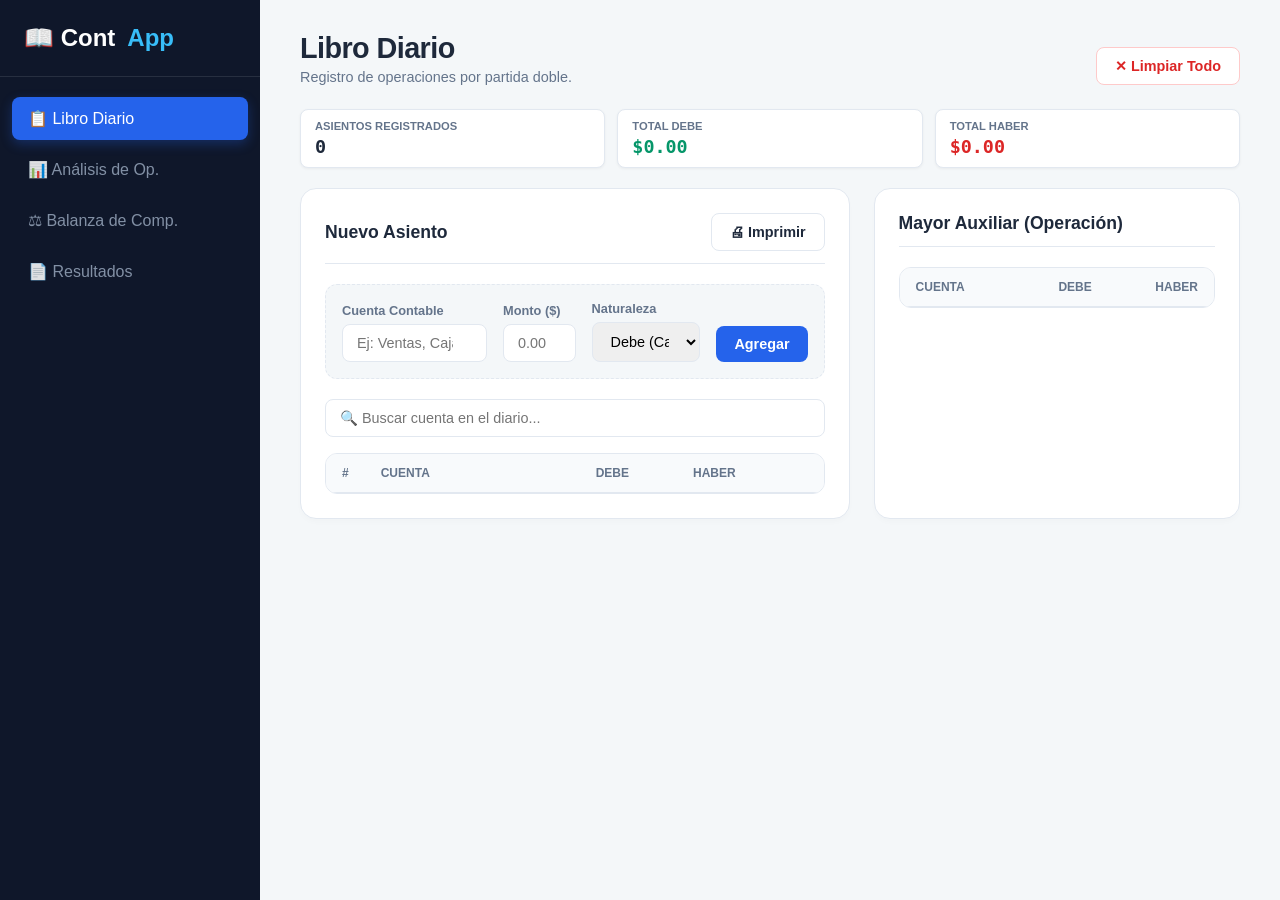
<file: Proy Contabilidad V.1/index.html>
<!DOCTYPE html>
<html lang="es">
<head>
  <meta charset="UTF-8">
  <meta name="viewport" content="width=device-width, initial-scale=1.0">
  <title>ContApp — Sistema Contable</title>
  <link rel="stylesheet" href="estilos/styles.css">
  <meta http-equiv="refresh" content="0;url=paginas/libros.html">
</head>
<body>
  <div class="container" style="text-align: center; margin-top: 100px;">
    <h1>📖 Cont<span>App</span></h1>
    <p>Cargando el sistema contable...</p>
    <p><a href="paginas/libros.html" style="color: var(--accent);">Haz clic aquí si no eres redirigido automáticamente.</a></p>
  </div>
</body>
</html>
</file>
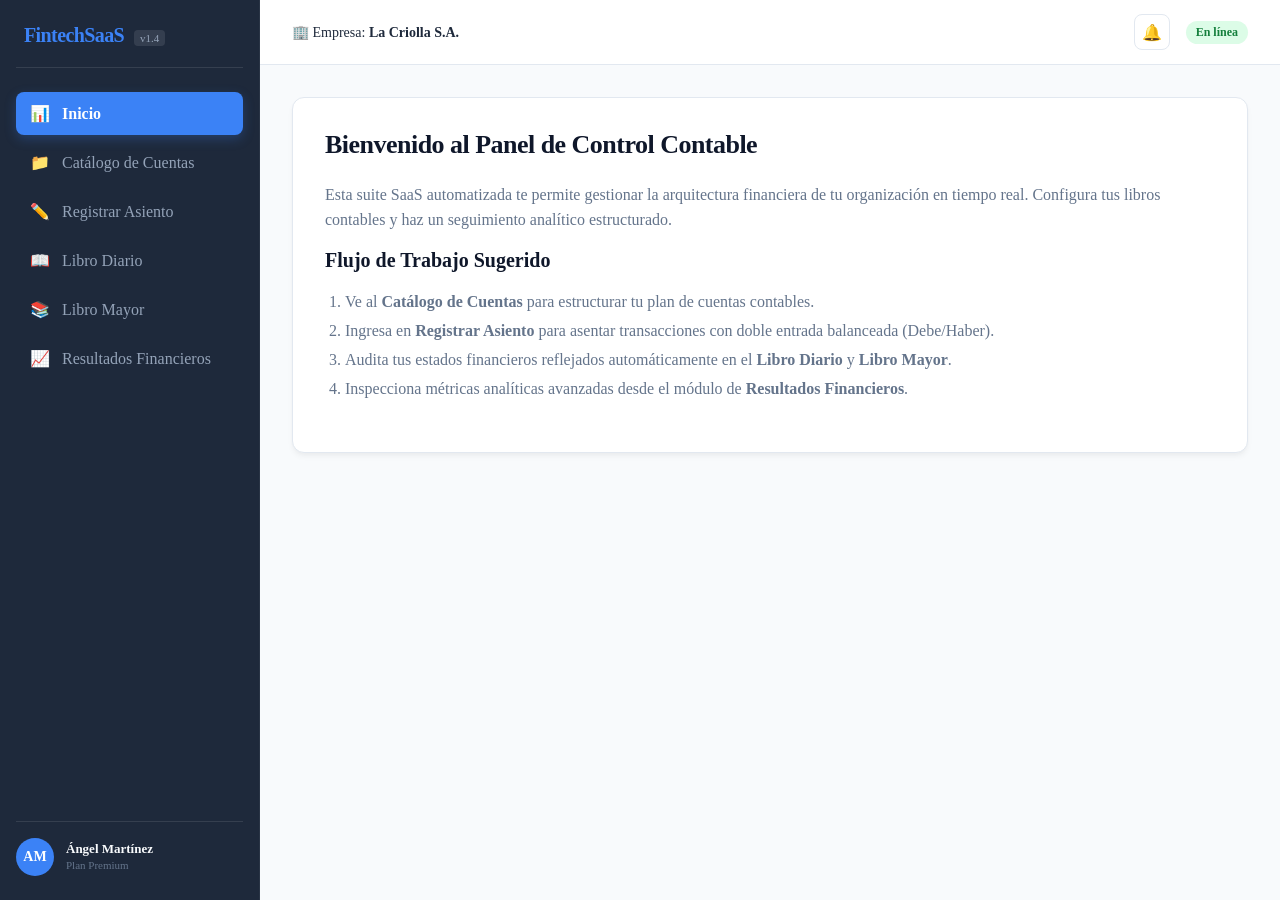
<file: Proy Contabilidad V1.4/index.html>
<!DOCTYPE html>
<html lang="es">
<head>
    <meta charset="UTF-8">
    <meta name="viewport" content="width=device-width, initial-scale=1.0">
    <title>SaaS Contable - Panel de Control</title>
    <link rel="stylesheet" href="estilos/propuesta4.css">
</head>
<body>

    <div class="layout-saas">
        
        <aside class="sidebar-saas">
            <div class="sidebar-header">
                <span class="saas-logo">FintechSaaS</span>
                <span class="saas-version">v1.4</span>
            </div>
            
            <nav class="nav-pestanas">
                <button class="boton-pestana activa" data-seccion="inicio">
                    <span class="icono">📊</span> Inicio
                </button>
                <button class="boton-pestana" data-seccion="cuentas">
                    <span class="icono">📁</span> Catálogo de Cuentas
                </button>
                <button class="boton-pestana" data-seccion="movimientos">
                    <span class="icono">✏️</span> Registrar Asiento
                </button>
                <button class="boton-pestana" data-seccion="diario">
                    <span class="icono">📖</span> Libro Diario
                </button>
                <button class="boton-pestana" data-seccion="mayor">
                    <span class="icono">📚</span> Libro Mayor
                </button>
                <button class="boton-pestana" data-seccion="resultados">
                    <span class="icono">📈</span> Resultados Financieros
                </button>
            </nav>

            <div class="sidebar-footer">
                <div class="user-avatar">AM</div>
                <div class="user-info">
                    <p class="user-name">Ángel Martínez</p>
                    <p class="user-role">Plan Premium</p>
                </div>
            </div>
        </aside>

        <div class="contenido-derecho">
            
            <header class="topbar-saas">
                <div class="topbar-left">
                    <span class="empresa-activa">🏢 Empresa: <strong>La Criolla S.A.</strong></span>
                </div>
                <div class="topbar-right">
                    <button class="boton-notificacion">🔔</button>
                    <div class="status-indicator">En línea</div>
                </div>
            </header>

            <main class="main-workspace">

                <section id="inicio" class="seccion visible">
                    <div class="tarjeta-saas">
                        <h1>Bienvenido al Panel de Control Contable</h1>
                        <p>Esta suite SaaS automatizada te permite gestionar la arquitectura financiera de tu organización en tiempo real. Configura tus libros contables y haz un seguimiento analítico estructurado.</p>
                        <h2>Flujo de Trabajo Sugerido</h2>
                        <ol>
                            <li>Ve al <strong>Catálogo de Cuentas</strong> para estructurar tu plan de cuentas contables.</li>
                            <li>Ingresa en <strong>Registrar Asiento</strong> para asentar transacciones con doble entrada balanceada (Debe/Haber).</li>
                            <li>Audita tus estados financieros reflejados automáticamente en el <strong>Libro Diario</strong> y <strong>Libro Mayor</strong>.</li>
                            <li>Inspecciona métricas analíticas avanzadas desde el módulo de <strong>Resultados Financieros</strong>.</li>
                        </ol>
                    </div>
                </section>

                <section id="cuentas" class="seccion oculto">
                    <div class="tarjeta-saas">
                        <h2>Crear cuentas</h2>
                        <p>Ingresa cada cuenta con su tipo y naturaleza para expandir tu catálogo contable empresarial.</p>
                        <div class="form-rejilla">
                            <div class="grupo">
                                <label for="cuenta-nombre">Nombre de la cuenta</label>
                                <input id="cuenta-nombre" type="text" placeholder="Ej. Caja, Ventas, Compras">
                            </div>
                            <div class="grupo">
                                <label for="cuenta-tipo">Tipo de cuenta</label>
                                <select id="cuenta-tipo">
                                    <option value="">Seleccione tipo</option>
                                    <option value="Activo">Activo</option>
                                    <option value="Pasivo">Pasivo</option>
                                    <option value="Patrimonio">Patrimonio</option>
                                    <option value="Ingreso">Ingreso</option>
                                    <option value="Costo">Costo</option>
                                    <option value="Gasto">Gasto</option>
                                </select>
                            </div>
                            <div class="grupo">
                                <label for="cuenta-naturaleza">Naturaleza</label>
                                <select id="cuenta-naturaleza">
                                    <option value="">Seleccione naturaleza</option>
                                    <option value="Deudora">Deudora</option>
                                    <option value="Acreedora">Acreedora</option>
                                </select>
                            </div>
                        </div>
                        <div class="grupo-botones">
                            <button id="boton-agregar-cuenta" class="boton boton-primario">Agregar cuenta</button>
                            <button id="boton-limpiar-cuentas" class="boton boton-secundario">Limpiar formulario</button>
                        </div>
                        <p id="mensaje-cuenta" class="mensaje"></p>
                        <div class="tabla-datos">
                            <div class="fila encabezado"><span>Cuenta</span><span>Tipo</span><span>Naturaleza</span><span>Acción</span></div>
                            <div id="lista-cuentas"></div>
                        </div>
                    </div>
                </section>

                <section id="movimientos" class="seccion oculto">
                    <div class="tarjeta-saas">
                        <h2>Registrar movimientos</h2>
                        <p>Arma un asiento contable agregando múltiples líneas. El sistema requerirá balance estricto para registrar.</p>
                        <div class="form-rejilla">
                            <div class="grupo">
                                <label for="entrada-fecha">Fecha</label>
                                <input id="entrada-fecha" type="date">
                            </div>
                            <div class="grupo grande">
                                <label for="entrada-descripcion">Descripción del asiento</label>
                                <input id="entrada-descripcion" type="text" placeholder="Ej. Venta al contado">
                            </div>
                        </div>
                        <div class="grupo linea-movimiento">
                            <label>Línea de movimiento</label>
                            <div class="fila-movimiento">
                                <select id="mov-cuenta"><option value="">Elige una cuenta</option></select>
                                <select id="mov-tipo">
                                    <option value="Debe">Debe</option>
                                    <option value="Haber">Haber</option>
                                </select>
                                <input id="mov-monto" type="number" min="0" step="0.01" placeholder="Monto">
                                <button id="boton-agregar-linea" class="boton boton-primario">Agregar línea</button>
                            </div>
                        </div>
                        <div class="movimientos-actuales">
                            <h3>Líneas del asiento actual</h3>
                            <div id="lista-lineas"></div>
                        </div>
                        <div class="grupo-botones">
                            <button id="boton-registrar-asiento" class="boton boton-primario">Registrar asiento</button>
                            <button id="boton-limpiar-asiento" class="boton boton-secundario">Limpiar asiento</button>
                        </div>
                        <div class="resumen-asiento">
                            <div><strong>Total Debe:</strong> <span id="total-debe">$0.00</span></div>
                            <div><strong>Total Haber:</strong> <span id="total-haber">$0.00</span></div>
                            <div><strong>Diferencia:</strong> <span id="total-diferencia">$0.00</span></div>
                        </div>
                        <p id="mensaje-asiento" class="mensaje"></p>
                    </div>
                </section>

                <section id="diario" class="seccion oculto">
                    <div class="tarjeta-saas">
                        <h2>Libro Diario</h2>
                        <p>Historial cronológico completo de pólizas y transacciones financieras registradas.</p>
                        <div id="lista-diario"></div>
                        <p id="mensaje-diario" class="mensaje"></p>
                    </div>
                </section>

                <section id="mayor" class="seccion oculto">
                    <div class="tarjeta-saas">
                        <h2>Libro Mayor</h2>
                        <p>Saldos acumulados y cuentas resumidas analíticamente según su impacto financiero.</p>
                        <div class="tabla-datos mayor-tabla">
                            <div class="fila encabezado"><span>Cuenta</span><span>Debe</span><span>Haber</span><span>Saldo</span><span>Tipo</span></div>
                            <div id="lista-mayor"></div>
                        </div>
                    </div>
                </section>

                <section id="resultados" class="seccion oculto">
                    <div class="tarjeta-saas">
                        <h2>Resultados y Métricas</h2>
                        <p>Estado del balance general integrado y visualizaciones dinámicas del capital.</p>
                        <div class="resultado-final">
                            <div><strong>Cuentas creadas:</strong> <span id="resultado-cuentas">0</span></div>
                            <div><strong>Asientos registrados:</strong> <span id="resultado-asientos">0</span></div>
                            <div><strong>Total Debe:</strong> <span id="resultado-debe">$0.00</span></div>
                            <div><strong>Total Haber:</strong> <span id="resultado-haber">$0.00</span></div>
                            <div><strong>Estado del diario:</strong> <span id="resultado-estado">Sin datos</span></div>
                        </div>
                        <div class="grafico-contenedor">
                            <h3>Gráfico de distribución de saldos</h3>
                            <canvas id="grafico-mayor" width="760" height="300"></canvas>
                        </div>
                    </div>
                </section>

            </main>
        </div>
    </div>

    <script src="script/propuesta4.js"></script>
</body>
</html>
</file>
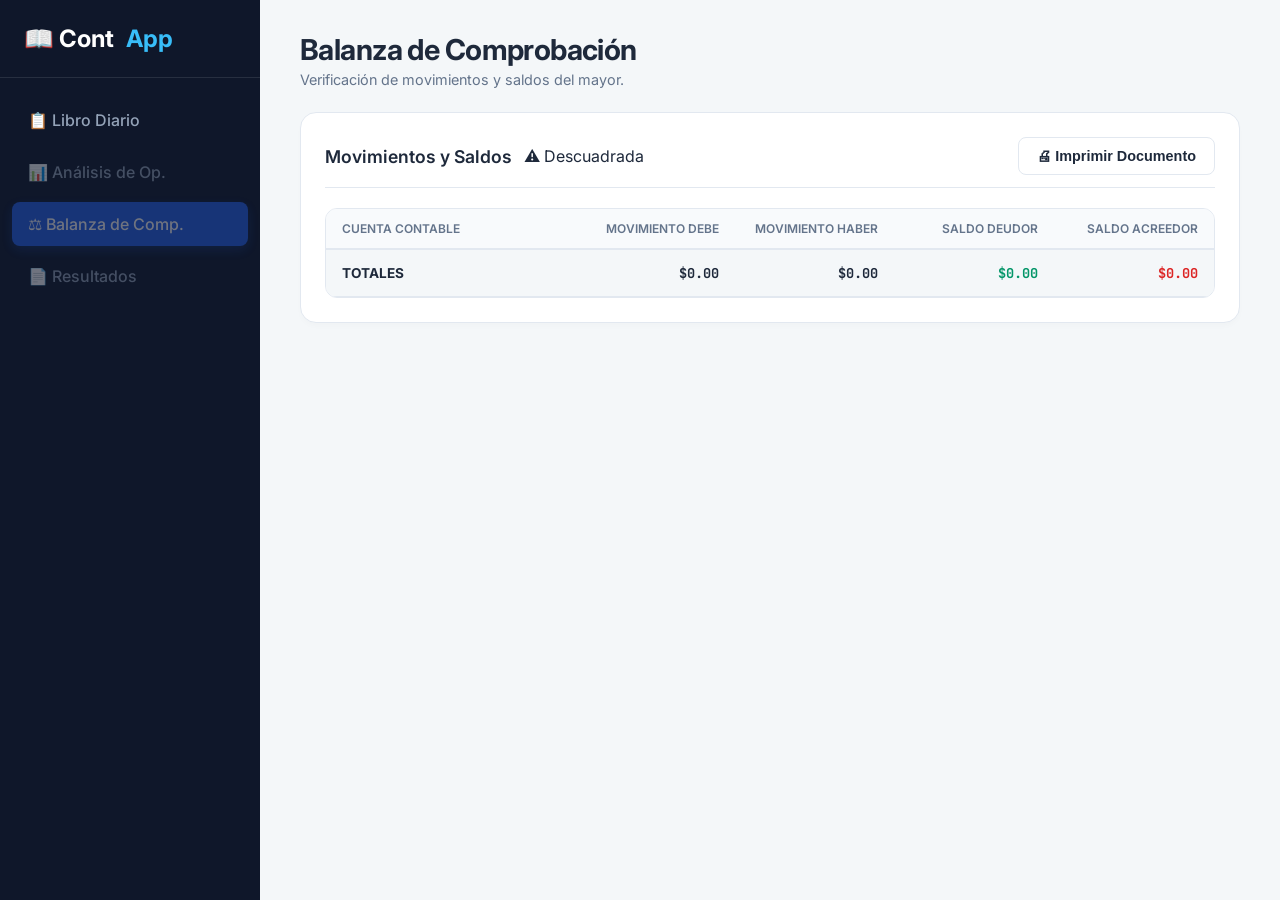
<file: Proy Contabilidad V.1/paginas/cuentas.html>
<!DOCTYPE html>
<html lang="es">
<head>
  <meta charset="UTF-8">
  <meta name="viewport" content="width=device-width, initial-scale=1.0">
  <title>ContApp — Balanza de Comprobación</title>
  <link rel="stylesheet" href="../estilos/styles.css">
</head>
<body>

  <aside class="sidebar">
    <div class="sidebar-header">📖 Cont<span>App</span></div>
    <nav class="side-nav">
      <a href="libros.html" class="nav-item">📋 Libro Diario</a>
      <a href="movimientos.html" class="nav-item">📊 Análisis de Op.</a>
      <a href="cuentas.html" class="nav-item active">⚖ Balanza de Comp.</a>
      <a href="resultados.html" class="nav-item">📄 Resultados</a>
    </nav>
  </aside>

  <main class="main-content">
    <div class="top-bar">
      <div>
        <h1 class="page-title">Balanza de Comprobación</h1>
        <p style="color: var(--text-muted); font-size: 0.9rem; margin-top: 4px;">Verificación de movimientos y saldos del mayor.</p>
      </div>
    </div>

    <div class="card card-full">
      <div class="card-header">
        <div style="display:flex; align-items:center; gap: 12px;">
          <h2>Movimientos y Saldos</h2>
          <span id="balanzaBadge"></span>
        </div>
        <button id="printBalanzaBtn" class="btn btn-secondary">🖨 Imprimir Documento</button>
      </div>

      <div class="table-container">
        <table class="balanza-table">
          <thead>
            <tr>
              <th>Cuenta Contable</th>
              <th>Movimiento Debe</th>
              <th>Movimiento Haber</th>
              <th>Saldo Deudor</th>
              <th>Saldo Acreedor</th>
            </tr>
          </thead>
          <tbody id="balanzaBody"></tbody>
          <tfoot id="balanzaFoot"></tfoot>
        </table>
      </div>
    </div>
  </main>

  <script src="../scripts/scripts.js"></script>
</body>
</html>
</file>
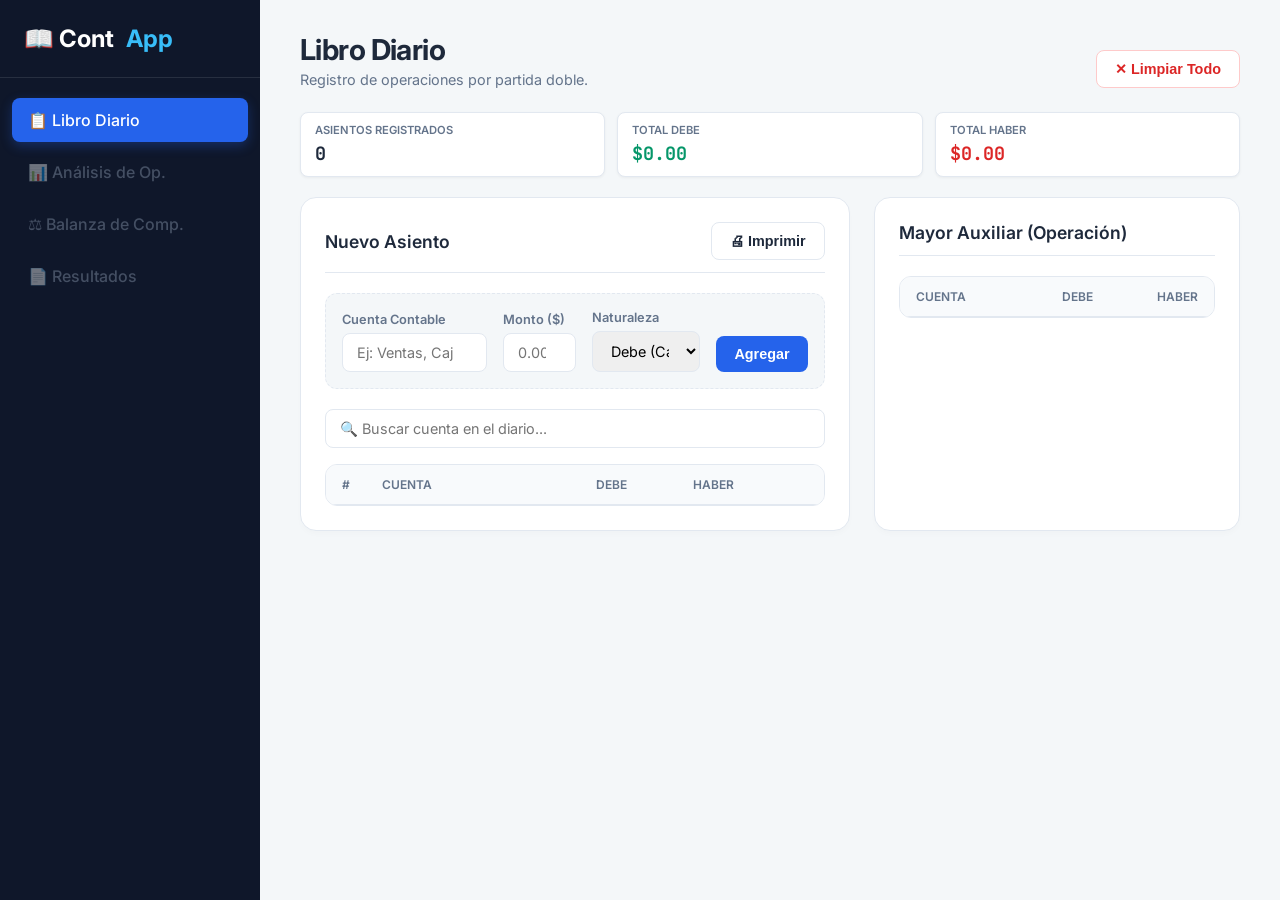
<file: Proy Contabilidad V.1/paginas/libros.html>
<!DOCTYPE html>
<html lang="es">
<head>
  <meta charset="UTF-8">
  <meta name="viewport" content="width=device-width, initial-scale=1.0">
  <title>ContApp — Libro Diario</title>
  <link rel="stylesheet" href="../estilos/styles.css">
</head>
<body>

  <aside class="sidebar">
    <div class="sidebar-header">
      📖 Cont<span>App</span>
    </div>
    <nav class="side-nav">
      <a href="libros.html" class="nav-item active">📋 Libro Diario</a>
      <a href="movimientos.html" class="nav-item">📊 Análisis de Op.</a>
      <a href="cuentas.html" class="nav-item">⚖ Balanza de Comp.</a>
      <a href="resultados.html" class="nav-item">📄 Resultados</a>
    </nav>
  </aside>

  <main class="main-content">
    
    <div class="top-bar">
      <div>
        <h1 class="page-title">Libro Diario</h1>
        <p style="color: var(--text-muted); font-size: 0.9rem; margin-top: 4px;">Registro de operaciones por partida doble.</p>
      </div>
      <div style="display: flex; gap: 10px;">
        <button id="clearAllBtn" class="btn btn-danger-outline">✕ Limpiar Todo</button>
      </div>
    </div>

    <div class="kpi-container">
      <div class="kpi-card">
        <div class="kpi-label">Asientos Registrados</div>
        <div class="kpi-value" id="kpiAsientos">0</div>
      </div>
      <div class="kpi-card kpi-debit">
        <div class="kpi-label">Total Debe</div>
        <div class="kpi-value" id="kpiDebe">0.00</div>
      </div>
      <div class="kpi-card kpi-credit">
        <div class="kpi-label">Total Haber</div>
        <div class="kpi-value" id="kpiHaber">0.00</div>
      </div>
    </div>

    <div id="balanceWarning"></div>

    <div class="grid-2">
      <div class="card" style="grid-column: 1;">
        <div class="card-header">
          <h2>Nuevo Asiento</h2>
          <button id="printDiarioBtn" class="btn btn-secondary">🖨 Imprimir</button>
        </div>

        <div class="form-grid">
          <div class="input-group">
            <label>Cuenta Contable</label>
            <input type="text" id="accountName" placeholder="Ej: Ventas, Caja..." list="accountSuggestions" autocomplete="off">
            <datalist id="accountSuggestions">
              <option>Ventas</option><option>Devoluciones s/ventas</option>
              <option>Compras</option><option>Caja</option>
              <option>Capital</option><option>Clientes</option>
            </datalist>
          </div>
          <div class="input-group">
            <label>Monto ($)</label>
            <input type="number" id="amount" placeholder="0.00">
          </div>
          <div class="input-group">
            <label>Naturaleza</label>
            <select id="entryType">
              <option value="debe">Debe (Carga)</option>
              <option value="haber">Haber (Abona)</option>
            </select>
          </div>
          <button id="addEntryBtn" class="btn btn-primary">Agregar</button>
        </div>

        <div class="input-group" style="margin-bottom: 16px;">
          <input type="text" id="searchInput" placeholder="🔍 Buscar cuenta en el diario...">
        </div>

        <div class="table-container">
          <table id="entriesTable">
            <thead>
              <tr>
                <th style="width: 5%;">#</th>
                <th style="width: 45%;">Cuenta</th>
                <th style="width: 20%;">Debe</th>
                <th style="width: 20%;">Haber</th>
                <th style="width: 10%;"></th>
              </tr>
            </thead>
            <tbody id="entriesTbody"></tbody>
            <tfoot id="tableFoot"></tfoot>
          </table>
        </div>
      </div>

      <div class="card" style="grid-column: 2;">
        <div class="card-header">
          <h2>Mayor Auxiliar (Operación)</h2>
        </div>
        <div class="table-container">
          <table id="summaryTable">
            <thead>
              <tr>
                <th>Cuenta</th>
                <th style="text-align:right;">Debe</th>
                <th style="text-align:right;">Haber</th>
              </tr>
            </thead>
            <tbody id="summaryBody"></tbody>
          </table>
        </div>
      </div>
    </div>

  </main>

  <script src="../scripts/scripts.js"></script>
</body>
</html>
</file>
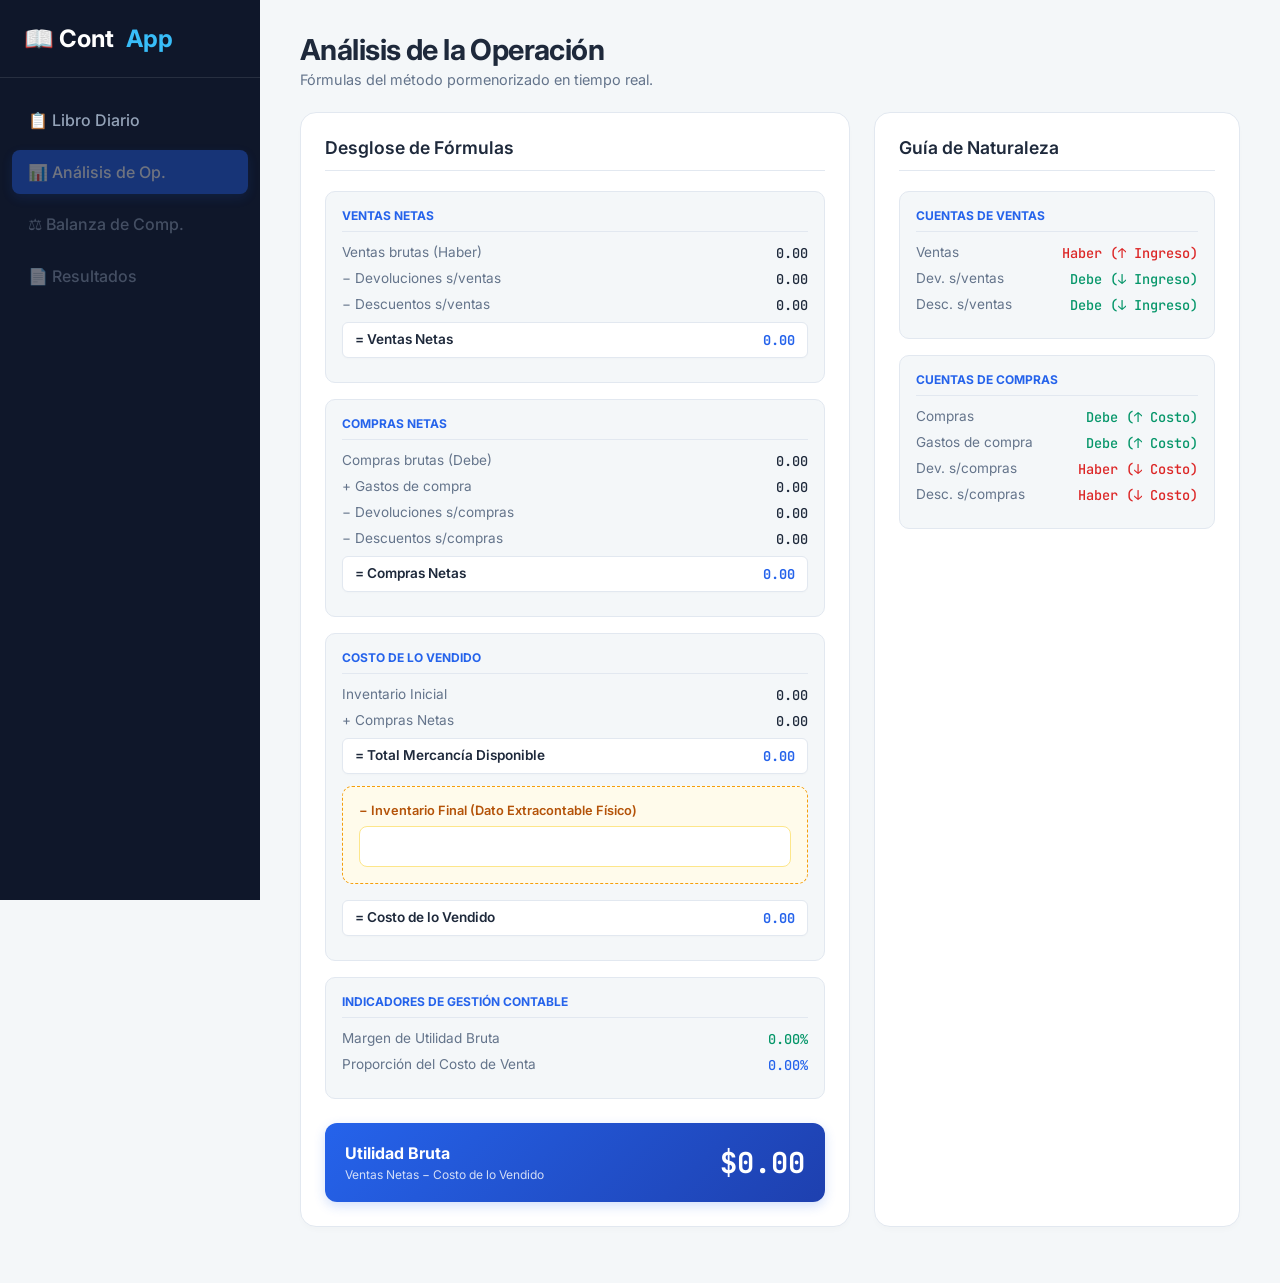
<file: Proy Contabilidad V.1/paginas/movimientos.html>
<!DOCTYPE html>
<html lang="es">
<head>
  <meta charset="UTF-8">
  <meta name="viewport" content="width=device-width, initial-scale=1.0">
  <title>ContApp — Análisis de Operación</title>
  <link rel="stylesheet" href="../estilos/styles.css">
</head>
<body>

  <aside class="sidebar">
    <div class="sidebar-header">📖 Cont<span>App</span></div>
    <nav class="side-nav">
      <a href="libros.html" class="nav-item">📋 Libro Diario</a>
      <a href="movimientos.html" class="nav-item active">📊 Análisis de Op.</a>
      <a href="cuentas.html" class="nav-item">⚖ Balanza de Comp.</a>
      <a href="resultados.html" class="nav-item">📄 Resultados</a>
    </nav>
  </aside>

  <main class="main-content">
    <div class="top-bar">
      <div>
        <h1 class="page-title">Análisis de la Operación</h1>
        <p style="color: var(--text-muted); font-size: 0.9rem; margin-top: 4px;">Fórmulas del método pormenorizado en tiempo real.</p>
      </div>
    </div>

    <div class="grid-2">
      <div class="card" style="grid-column: 1;">
        <div class="card-header"><h2>Desglose de Fórmulas</h2></div>
        
        <div class="metric-section">
          <div class="metric-section-label">Ventas Netas</div>
          <div class="metric"><span>Ventas brutas (Haber)</span><strong id="ventasBrutas">0.00</strong></div>
          <div class="metric"><span>− Devoluciones s/ventas</span><span id="devVentas">0.00</span></div>
          <div class="metric"><span>− Descuentos s/ventas</span><span id="descVentas">0.00</span></div>
          <div class="metric metric-highlight"><span>= Ventas Netas</span><strong id="ventasNetas">0.00</strong></div>
        </div>

        <div class="metric-section">
          <div class="metric-section-label">Compras Netas</div>
          <div class="metric"><span>Compras brutas (Debe)</span><strong id="comprasBrutas">0.00</strong></div>
          <div class="metric"><span>+ Gastos de compra</span><span id="gastosCompra">0.00</span></div>
          <div class="metric"><span>− Devoluciones s/compras</span><span id="devCompras">0.00</span></div>
          <div class="metric"><span>− Descuentos s/compras</span><span id="descCompras">0.00</span></div>
          <div class="metric metric-highlight"><span>= Compras Netas</span><strong id="comprasNetas">0.00</strong></div>
        </div>

        <div class="metric-section">
          <div class="metric-section-label">Costo de lo Vendido</div>
          <div class="metric"><span>Inventario Inicial</span><span id="inventarioInicial">0.00</span></div>
          <div class="metric"><span>+ Compras Netas</span><strong id="comprasNetasB">0.00</strong></div>
          <div class="metric metric-highlight" style="margin-bottom: 12px;"><span>= Total Mercancía Disponible</span><strong id="totalMercancia">0.00</strong></div>
          
          <div class="inv-final-wrapper">
            <label>− Inventario Final (Dato Extracontable Físico)</label>
            <input type="number" id="inventarioFinal" value="600000" step="any">
          </div>
          
          <div class="metric metric-highlight"><span>= Costo de lo Vendido</span><strong id="costoVendido">0.00</strong></div>
        </div>

        <div class="utilidad-card" id="utilidadBox">
          <div>
            <div class="utilidad-label">Utilidad Bruta</div>
            <div class="utilidad-sublabel">Ventas Netas − Costo de lo Vendido</div>
          </div>
          <strong id="utilidadBruta">0.00</strong>
        </div>
      </div>

      <div class="card" style="grid-column: 2;">
        <div class="card-header"><h2>Guía de Naturaleza</h2></div>
        <div class="metric-section">
          <div class="metric-section-label">Cuentas de Ventas</div>
          <div class="metric"><span>Ventas</span><span style="color:var(--credit)">Haber (↑ Ingreso)</span></div>
          <div class="metric"><span>Dev. s/ventas</span><span style="color:var(--debit)">Debe (↓ Ingreso)</span></div>
          <div class="metric"><span>Desc. s/ventas</span><span style="color:var(--debit)">Debe (↓ Ingreso)</span></div>
        </div>
        <div class="metric-section">
          <div class="metric-section-label">Cuentas de Compras</div>
          <div class="metric"><span>Compras</span><span style="color:var(--debit)">Debe (↑ Costo)</span></div>
          <div class="metric"><span>Gastos de compra</span><span style="color:var(--debit)">Debe (↑ Costo)</span></div>
          <div class="metric"><span>Dev. s/compras</span><span style="color:var(--credit)">Haber (↓ Costo)</span></div>
          <div class="metric"><span>Desc. s/compras</span><span style="color:var(--credit)">Haber (↓ Costo)</span></div>
        </div>
      </div>
    </div>
  </main>

  <script src="../scripts/scripts.js"></script>
</body>
</html>
</file>
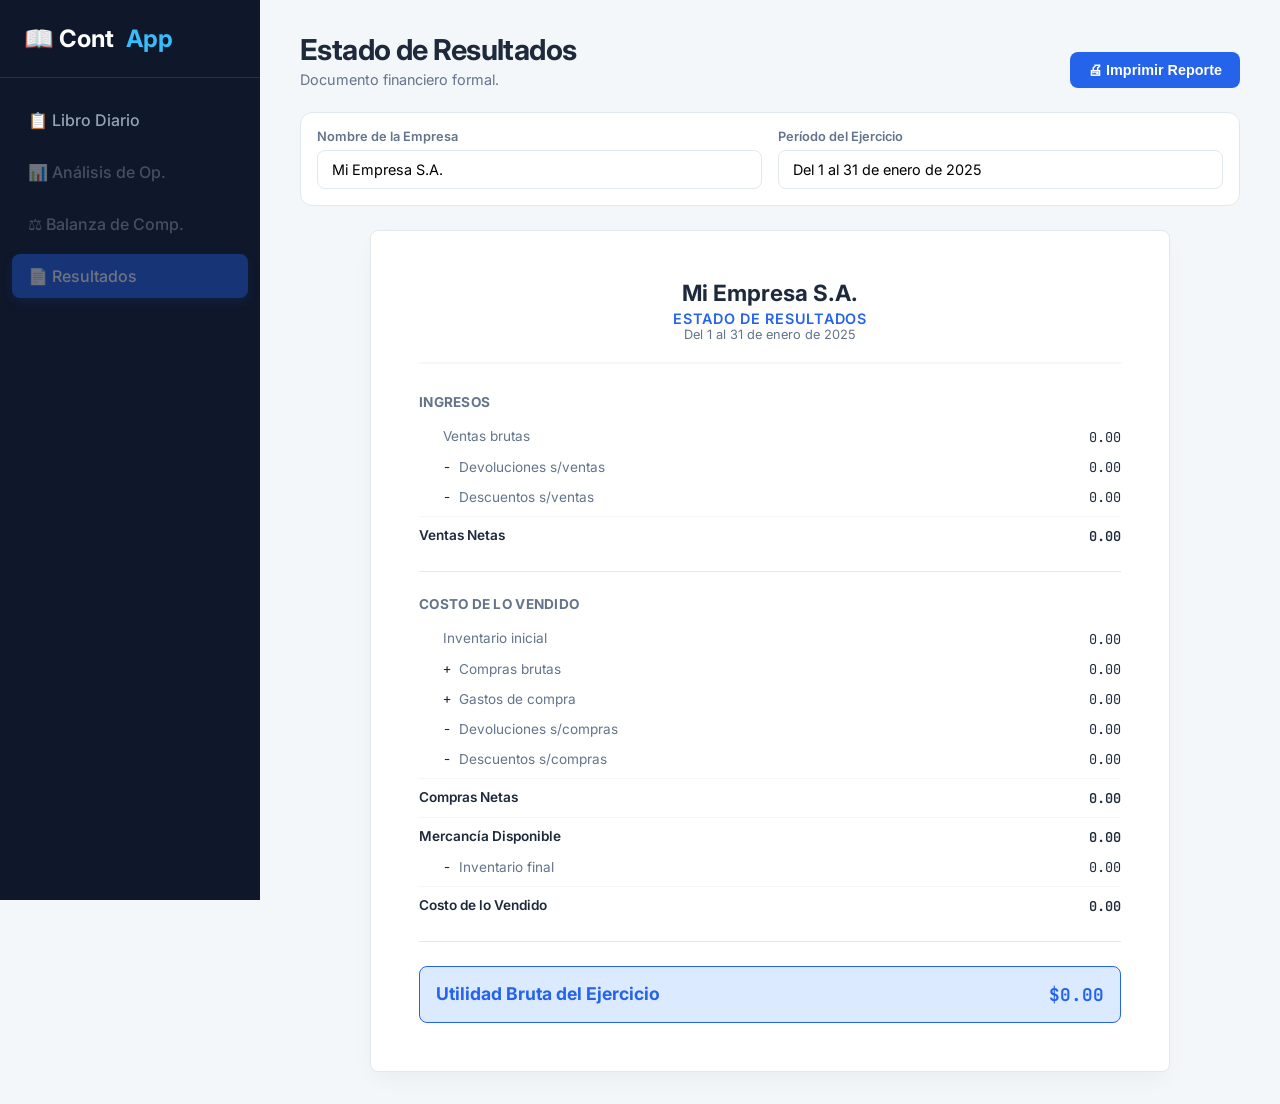
<file: Proy Contabilidad V.1/paginas/resultados.html>
<!DOCTYPE html>
<html lang="es">
<head>
  <meta charset="UTF-8">
  <meta name="viewport" content="width=device-width, initial-scale=1.0">
  <title>ContApp — Estado de Resultados</title>
  <link rel="stylesheet" href="../estilos/styles.css">
</head>
<body>

  <aside class="sidebar">
    <div class="sidebar-header">📖 Cont<span>App</span></div>
    <nav class="side-nav">
      <a href="libros.html" class="nav-item">📋 Libro Diario</a>
      <a href="movimientos.html" class="nav-item">📊 Análisis de Op.</a>
      <a href="cuentas.html" class="nav-item">⚖ Balanza de Comp.</a>
      <a href="resultados.html" class="nav-item active">📄 Resultados</a>
    </nav>
  </aside>

  <main class="main-content">
    <div class="top-bar">
      <div>
        <h1 class="page-title">Estado de Resultados</h1>
        <p style="color: var(--text-muted); font-size: 0.9rem; margin-top: 4px;">Documento financiero formal.</p>
      </div>
      <button id="printEstadoBtn" class="btn btn-primary">🖨 Imprimir Reporte</button>
    </div>

    <div class="er-empresa-input-wrap">
      <div class="input-group">
        <label>Nombre de la Empresa</label>
        <input type="text" id="empresaNombre" value="Mi Empresa S.A.">
      </div>
      <div class="input-group">
        <label>Período del Ejercicio</label>
        <input type="text" id="empresaPeriodo" value="Del 1 al 31 de enero de 2025">
      </div>
    </div>

    <div class="er-doc" id="estadoDoc">
      <div class="er-company-name" id="erEmpresa">Mi Empresa S.A.</div>
      <div class="er-doc-type">Estado de Resultados</div>
      <div class="er-period" id="erPeriodo">Del 1 al 31 de enero de 2025</div>

      <div class="er-section-head">Ingresos</div>
      <div class="er-line indent"><span>Ventas brutas</span><span id="er-ventasBrutas">0.00</span></div>
      <div class="er-line indent"><span><span class="er-sign">−</span>Devoluciones s/ventas</span><span id="er-devVentas">0.00</span></div>
      <div class="er-line indent"><span><span class="er-sign">−</span>Descuentos s/ventas</span><span id="er-descVentas">0.00</span></div>
      <div class="er-line subtotal"><span>Ventas Netas</span><span id="er-ventasNetas">0.00</span></div>

      <hr class="er-divider">
      <div class="er-section-head">Costo de lo Vendido</div>
      <div class="er-line indent"><span>Inventario inicial</span><span id="er-invInicial">0.00</span></div>
      <div class="er-line indent"><span><span class="er-sign">+</span>Compras brutas</span><span id="er-comprasBrutas">0.00</span></div>
      <div class="er-line indent"><span><span class="er-sign">+</span>Gastos de compra</span><span id="er-gastosCompra">0.00</span></div>
      <div class="er-line indent"><span><span class="er-sign">−</span>Devoluciones s/compras</span><span id="er-devCompras">0.00</span></div>
      <div class="er-line indent"><span><span class="er-sign">−</span>Descuentos s/compras</span><span id="er-descCompras">0.00</span></div>
      <div class="er-line subtotal"><span>Compras Netas</span><span id="er-comprasNetas">0.00</span></div>
      <div class="er-line subtotal"><span>Mercancía Disponible</span><span id="er-totalMercancia">0.00</span></div>
      <div class="er-line indent"><span><span class="er-sign">−</span>Inventario final</span><span id="er-invFinal">0.00</span></div>
      <div class="er-line subtotal"><span>Costo de lo Vendido</span><span id="er-costoVendido">0.00</span></div>

      <hr class="er-divider">
      <div class="er-line total-final" id="er-utilidadLine">
        <span>UTILIDAD BRUTA</span>
        <span id="er-utilidadBruta">0.00</span>
      </div>
    </div>
  </main>

  <script src="../scripts/scripts.js"></script>
</body>
</html>
</file>
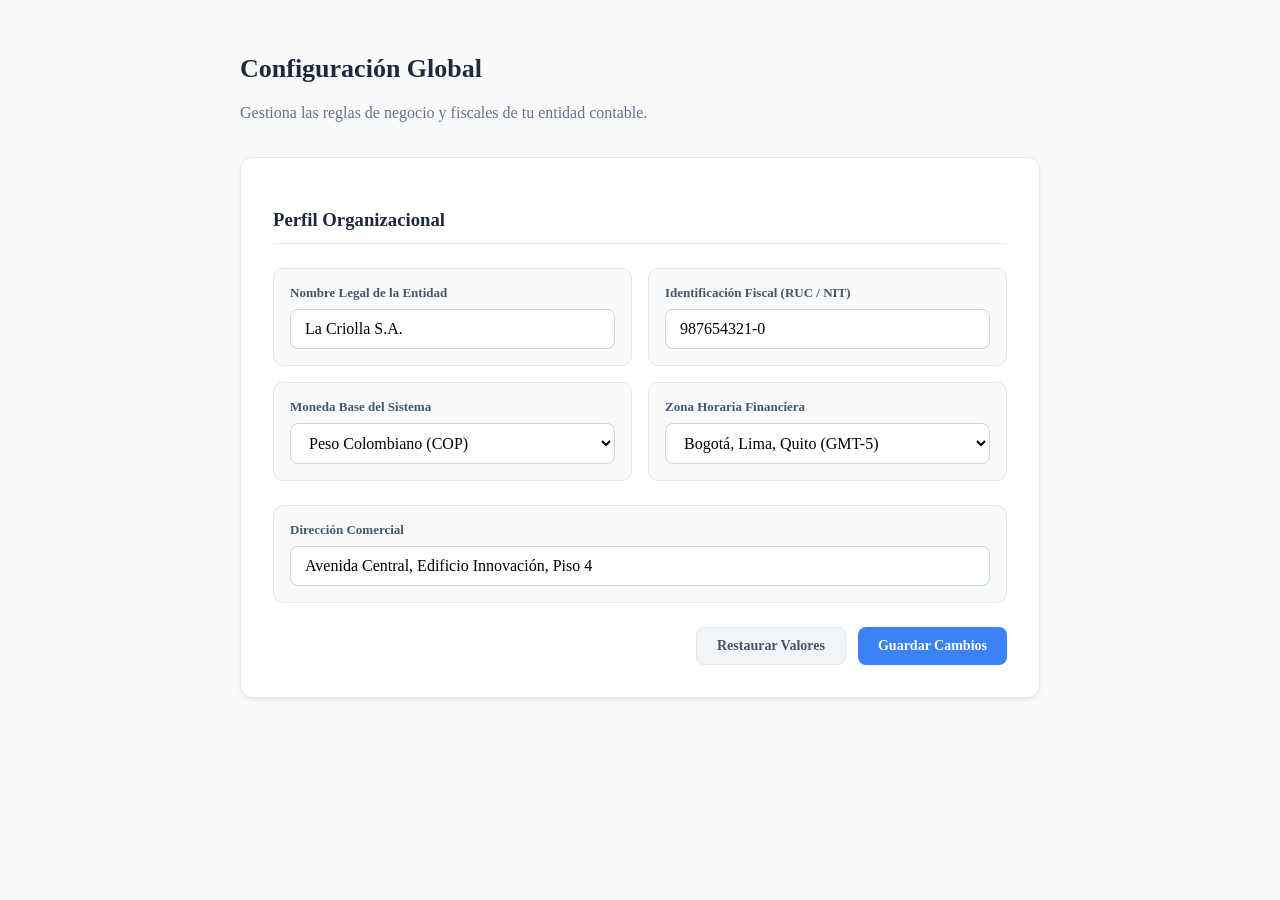
<file: Proy Contabilidad V1.4/paginas/ajustes.html>
<!DOCTYPE html>
<html lang="es">
<head>
    <meta charset="UTF-8">
    <meta name="viewport" content="width=device-width, initial-scale=1.0">
    <title>SaaS Contable - Ajustes</title>
    <link rel="stylesheet" href="../estilos/propuesta4.css">
</head>
<body style="background: #f8fafc; padding: 32px;">
    <div style="max-width: 800px; margin: 0 auto;">
        <h2 style="font-size: 26px; font-weight: 800; margin-bottom: 6px;">Configuración Global</h2>
        <p style="margin-bottom: 32px;">Gestiona las reglas de negocio y fiscales de tu entidad contable.</p>

        <div class="tarjeta-saas">
            <h3 style="border-bottom: 1px solid var(--color-borde); padding-bottom: 12px; margin-bottom: 24px;">Perfil Organizacional</h3>
            
            <div class="form-rejilla" style="grid-template-columns: 1fr 1fr; gap: 16px;">
                <div class="grupo">
                    <label>Nombre Legal de la Entidad</label>
                    <input type="text" value="La Criolla S.A.">
                </div>
                <div class="grupo">
                    <label>Identificación Fiscal (RUC / NIT)</label>
                    <input type="text" value="987654321-0">
                </div>
                <div class="grupo">
                    <label>Moneda Base del Sistema</label>
                    <select>
                        <option value="COP">Peso Colombiano (COP)</option>
                        <option value="USD">Dólar Estadounidense (USD)</option>
                        <option value="NIO">Córdoba Nicaragüense (NIO)</option>
                        <option value="EUR">Euro (EUR)</option>
                    </select>
                </div>
                <div class="grupo">
                    <label>Zona Horaria Financiera</label>
                    <select>
                        <option>Bogotá, Lima, Quito (GMT-5)</option>
                        <option>Managua, San José (GMT-6)</option>
                        <option>Madrid, París (GMT+1)</option>
                    </select>
                </div>
            </div>

            <div class="grupo" style="margin-bottom: 24px;">
                <label>Dirección Comercial</label>
                <input type="text" value="Avenida Central, Edificio Innovación, Piso 4">
            </div>

            <div style="display: flex; justify-content: flex-end; gap: 12px;">
                <button class="boton boton-secundario">Restaurar Valores</button>
                <button class="boton boton-primario">Guardar Cambios</button>
            </div>
        </div>
    </div>
</body>
</html>
</file>
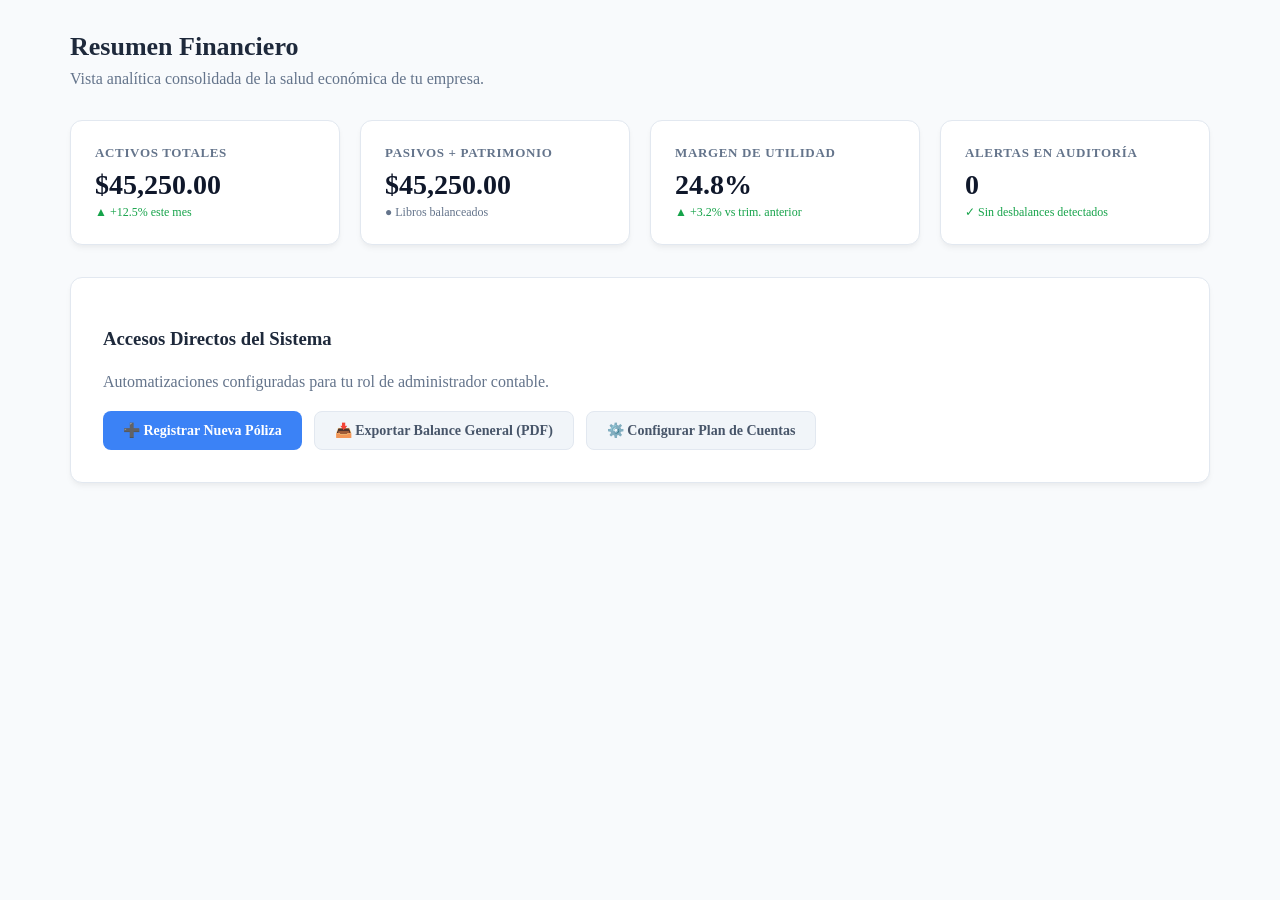
<file: Proy Contabilidad V1.4/paginas/dashboard.html>
<!DOCTYPE html>
<html lang="es">
<head>
    <meta charset="UTF-8">
    <meta name="viewport" content="width=device-width, initial-scale=1.0">
    <title>SaaS Contable - Panel de Analíticas</title>
    <link rel="stylesheet" href="../estilos/propuesta4.css">
    <style>
        .kpi-grid {
            display: grid;
            grid-template-columns: repeat(auto-fit, minmax(220px, 1fr));
            gap: 20px;
            margin-bottom: 32px;
        }
        .tarjeta-kpi {
            padding: 24px;
            background: white;
            border: 1px solid var(--color-borde);
            border-radius: var(--radio);
        }
        .kpi-titulo {
            font-size: 13px;
            font-weight: 600;
            color: var(--color-secundario-texto);
            text-transform: uppercase;
            letter-spacing: 0.05em;
        }
        .kpi-valor {
            font-size: 28px;
            font-weight: 800;
            color: #0f172a;
            margin: 8px 0 4px;
        }
        .kpi-cambio {
            font-size: 12px;
            font-weight: 500;
        }
        .subida { color: #16a34a; }
        .bajada { color: #dc2626; }
    </style>
</head>
<body style="background: #f8fafc; padding: 32px;">
    <div style="max-width: 1140px; margin: 0 auto;">
        <div style="margin-bottom: 28px;">
            <h2 style="font-size: 26px; font-weight: 800; margin: 0 0 4px 0;">Resumen Financiero</h2>
            <p style="margin: 0;">Vista analítica consolidada de la salud económica de tu empresa.</p>
        </div>

        <div class="kpi-grid">
            <div class="tarjeta-saas tarjeta-kpi">
                <div class="kpi-titulo">Activos Totales</div>
                <div class="kpi-valor">$45,250.00</div>
                <div class="kpi-cambio subida">▲ +12.5% este mes</div>
            </div>
            <div class="tarjeta-saas tarjeta-kpi">
                <div class="kpi-titulo">Pasivos + Patrimonio</div>
                <div class="kpi-valor">$45,250.00</div>
                <div class="kpi-cambio" style="color: #64748b;">● Libros balanceados</div>
            </div>
            <div class="tarjeta-saas tarjeta-kpi">
                <div class="kpi-titulo">Margen de Utilidad</div>
                <div class="kpi-valor">24.8%</div>
                <div class="kpi-cambio subida">▲ +3.2% vs trim. anterior</div>
            </div>
            <div class="tarjeta-saas tarjeta-kpi">
                <div class="kpi-titulo">Alertas en Auditoría</div>
                <div class="kpi-valor">0</div>
                <div class="kpi-cambio subida">✓ Sin desbalances detectados</div>
            </div>
        </div>

        <div class="tarjeta-saas" style="margin-bottom: 24px;">
            <h3>Accesos Directos del Sistema</h3>
            <p>Automatizaciones configuradas para tu rol de administrador contable.</p>
            <div style="display: flex; gap: 12px; flex-wrap: wrap; margin-top: 16px;">
                <button class="boton boton-primario">➕ Registrar Nueva Póliza</button>
                <button class="boton boton-secundario">📥 Exportar Balance General (PDF)</button>
                <button class="boton boton-secundario">⚙️ Configurar Plan de Cuentas</button>
            </div>
        </div>
    </div>
</body>
</html>
</file>
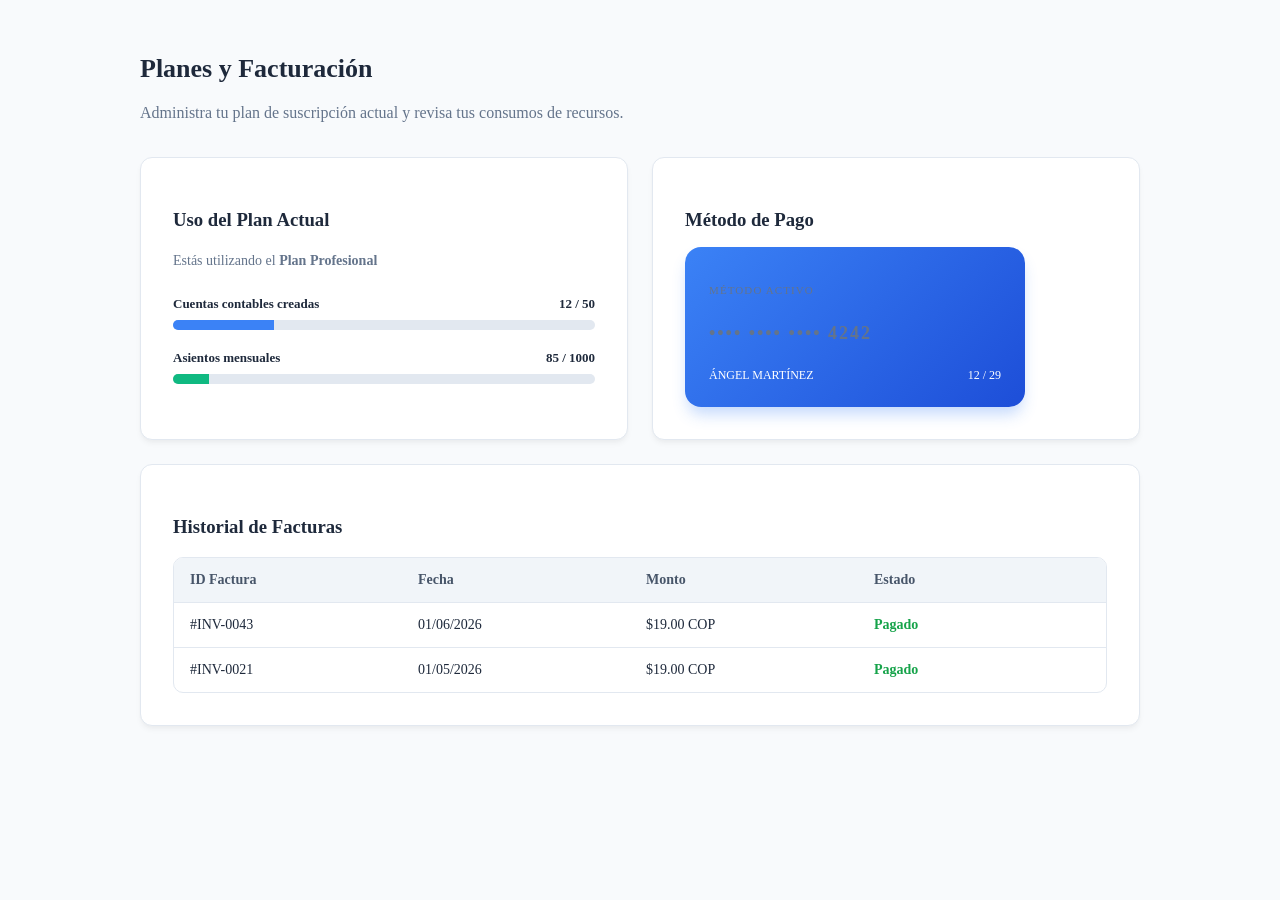
<file: Proy Contabilidad V1.4/paginas/facturacion.html>
<!DOCTYPE html>
<html lang="es">
<head>
    <meta charset="UTF-8">
    <meta name="viewport" content="width=device-width, initial-scale=1.0">
    <title>SaaS Contable - Facturación</title>
    <link rel="stylesheet" href="../estilos/propuesta4.css">
    <style>
        .barra-progreso-bg {
            background: #e2e8f0;
            border-radius: 999px;
            height: 10px;
            width: 100%;
            margin-top: 8px;
            overflow: hidden;
        }
        .barra-progreso-fill {
            background: #3b82f6;
            height: 100%;
            width: 24%; /* Simulación de uso */
        }
        .tarjeta-credito-sim {
            background: linear-gradient(135deg, #3b82f6 0%, #1d4ed8 100%);
            color: white;
            padding: 24px;
            border-radius: 16px;
            width: 100%;
            max-width: 340px;
            box-shadow: 0 10px 15px -3px rgba(59, 130, 246, 0.3);
        }
    </style>
</head>
<body style="background: #f8fafc; padding: 32px;">
    <div style="max-width: 1000px; margin: 0 auto;">
        <h2 style="font-size: 26px; font-weight: 800; margin-bottom: 6px;">Planes y Facturación</h2>
        <p style="margin-bottom: 32px;">Administra tu plan de suscripción actual y revisa tus consumos de recursos.</p>

        <div class="form-rejilla" style="grid-template-columns: repeat(auto-fit, minmax(300px, 1fr)); gap: 24px;">
            <!-- SECCIÓN CONSUMO -->
            <div class="tarjeta-saas">
                <h3>Uso del Plan Actual</h3>
                <p style="font-size: 14px;">Estás utilizando el <strong>Plan Profesional</strong></p>
                
                <div style="margin-top: 24px;">
                    <div style="display: flex; justify-content: space-between; font-size: 13px; font-weight: 600;">
                        <span>Cuentas contables creadas</span>
                        <span>12 / 50</span>
                    </div>
                    <div class="barra-progreso-bg"><div class="barra-progreso-fill" style="width: 24%;"></div></div>
                </div>

                <div style="margin-top: 20px;">
                    <div style="display: flex; justify-content: space-between; font-size: 13px; font-weight: 600;">
                        <span>Asientos mensuales</span>
                        <span>85 / 1000</span>
                    </div>
                    <div class="barra-progreso-bg"><div class="barra-progreso-fill" style="width: 8.5%; background: #10b981;"></div></div>
                </div>
            </div>

            <!-- SECCIÓN MÉTODO DE PAGO -->
            <div class="tarjeta-saas" style="display: flex; flex-direction: column; justify-content: space-between;">
                <div>
                    <h3 style="margin-bottom: 16px;">Método de Pago</h3>
                </div>
                <div class="tarjeta-credito-sim">
                    <p style="font-size: 11px; letter-spacing: 0.1em; margin-bottom: 20px;">MÉTODO ACTIVO</p>
                    <p style="font-size: 18px; font-weight: 700; letter-spacing: 2px; margin-bottom: 20px;">•••• •••• •••• 4242</p>
                    <div style="display: flex; justify-content: space-between; font-size: 12px;">
                        <span>ÁNGEL MARTÍNEZ</span>
                        <span>12 / 29</span>
                    </div>
                </div>
            </div>
        </div>

        <!-- HISTORIAL DE FACTURAS -->
        <div class="tarjeta-saas" style="margin-top: 24px;">
            <h3>Historial de Facturas</h3>
            <div class="tabla-datos">
                <div class="fila encabezado" style="grid-template-columns: repeat(4, 1fr);">
                    <span>ID Factura</span><span>Fecha</span><span>Monto</span><span>Estado</span>
                </div>
                <div class="fila" style="grid-template-columns: repeat(4, 1fr);">
                    <span>#INV-0043</span><span>01/06/2026</span><span>$19.00 COP</span><span style="color: #16a34a; font-weight: 600;">Pagado</span>
                </div>
                <div class="fila" style="grid-template-columns: repeat(4, 1fr);">
                    <span>#INV-0021</span><span>01/05/2026</span><span>$19.00 COP</span><span style="color: #16a34a; font-weight: 600;">Pagado</span>
                </div>
            </div>
        </div>
    </div>
</body>
</html>
</file>
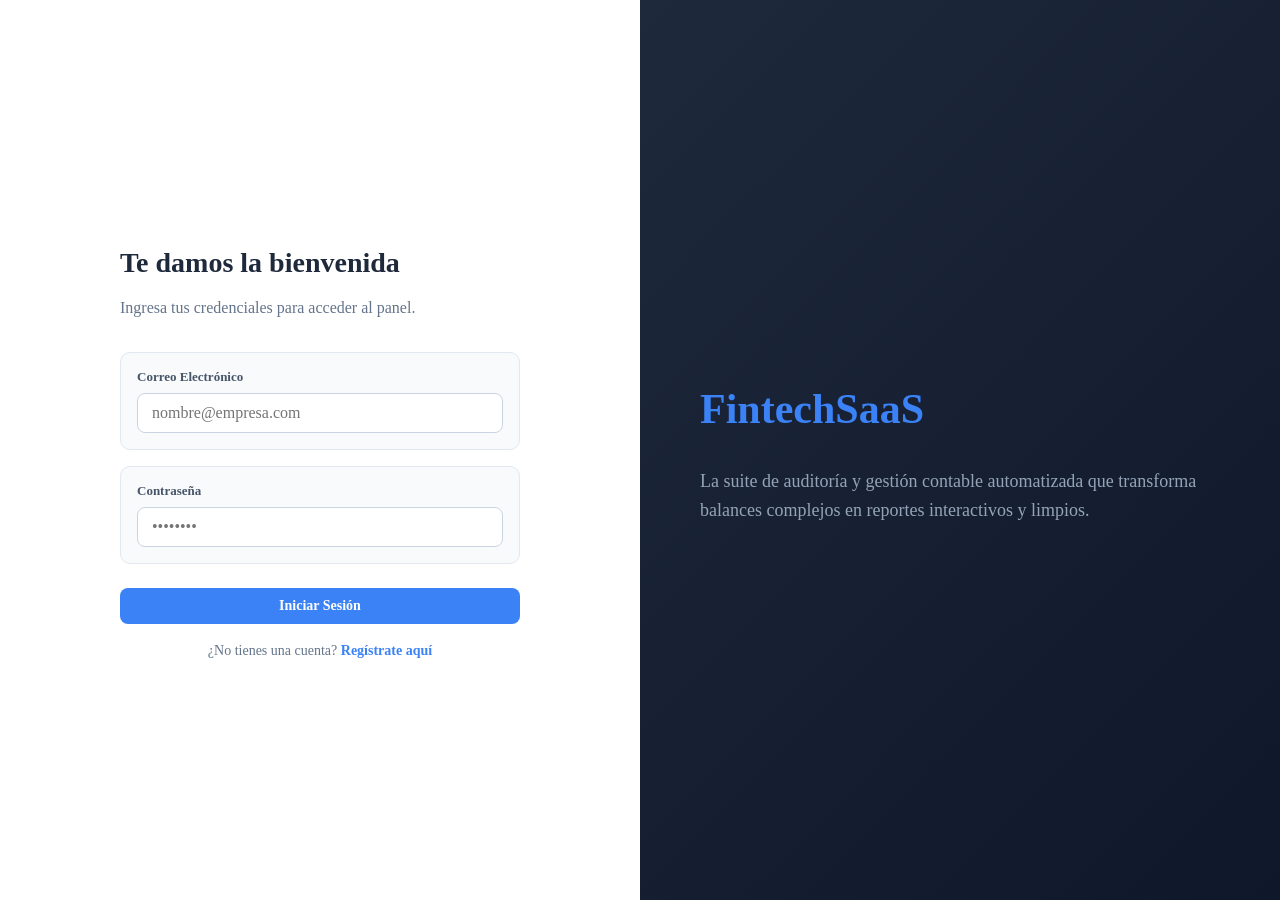
<file: Proy Contabilidad V1.4/paginas/login.html>
<!DOCTYPE html>
<html lang="es">
<head>
    <meta charset="UTF-8">
    <meta name="viewport" content="width=device-width, initial-scale=1.0">
    <title>SaaS Contable - Iniciar Sesión</title>
    <link rel="stylesheet" href="../estilos/propuesta4.css">
    <style>
        .split-layout {
            display: grid;
            grid-template-columns: 1fr;
            min-height: 100vh;
        }
        .side-form {
            display: flex;
            align-items: center;
            justify-content: center;
            padding: 40px;
            background: white;
        }
        .side-visual {
            background: linear-gradient(135deg, #1e293b 0%, #0f172a 100%);
            display: none;
            color: white;
            padding: 60px;
            flex-direction: column;
            justify-content: center;
        }
        .form-contenedor {
            width: 100%;
            max-width: 400px;
        }
        @media (min-width: 768px) {
            .split-layout { grid-template-columns: 1fr 1fr; }
            .side-visual { display: flex; }
        }
    </style>
</head>
<body>
    <div class="split-layout">
        <div class="side-form">
            <div class="form-contenedor">
                <h2 style="font-size: 28px; font-weight: 800; margin-bottom: 8px;">Te damos la bienvenida</h2>
                <p style="margin-bottom: 32px;">Ingresa tus credenciales para acceder al panel.</p>
                
                <div class="grupo" style="margin-bottom: 16px;">
                    <label>Correo Electrónico</label>
                    <input type="email" placeholder="nombre@empresa.com">
                </div>
                <div class="grupo" style="margin-bottom: 24px;">
                    <label>Contraseña</label>
                    <input type="password" placeholder="••••••••">
                </div>
                
                <a href="../index.html" class="boton boton-primario" style="display: block; text-align: center; text-decoration: none; margin-bottom: 16px;">Iniciar Sesión</a>
                <p style="font-size: 14px; text-align: center;">¿No tienes una cuenta? <a href="registro.html" style="color: #3b82f6; text-decoration: none; font-weight: 600;">Regístrate aquí</a></p>
            </div>
        </div>
        <div class="side-visual">
            <h1 style="font-size: 42px; font-weight: 800; color: #3b82f6; margin-bottom: 16px;">FintechSaaS</h1>
            <p style="font-size: 18px; color: #94a3b8; line-height: 1.6;">La suite de auditoría y gestión contable automatizada que transforma balances complejos en reportes interactivos y limpios.</p>
        </div>
    </div>
</body>
</html>
</file>
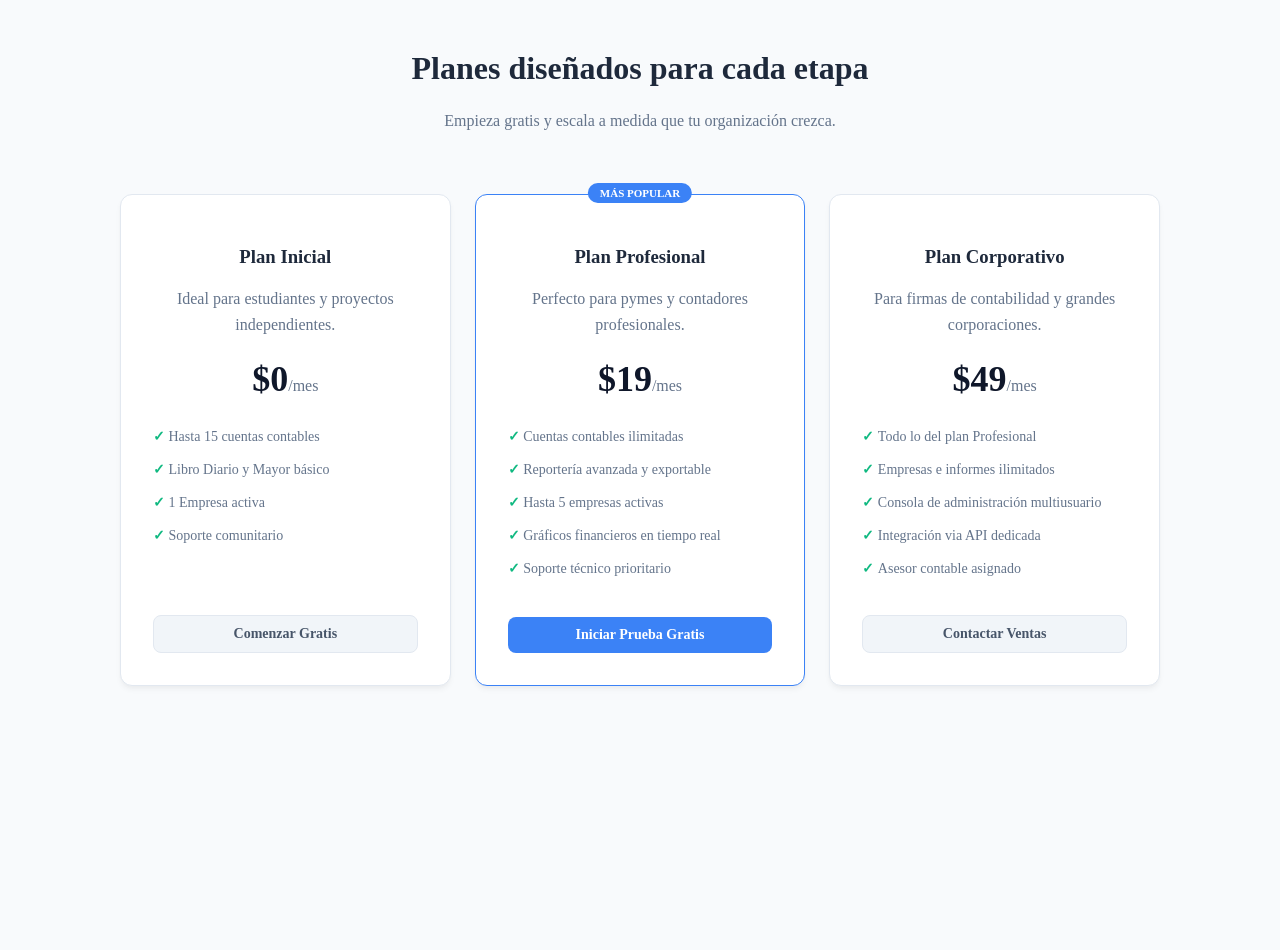
<file: Proy Contabilidad V1.4/paginas/precios.html>
<!DOCTYPE html>
<html lang="es">
<head>
    <meta charset="UTF-8">
    <meta name="viewport" content="width=device-width, initial-scale=1.0">
    <title>SaaS Contable - Planes y Precios</title>
    <link rel="stylesheet" href="../estilos/propuesta4.css">
    <style>
        .contenedor-precios {
            max-width: 1080px;
            margin: 60px auto;
            padding: 0 20px;
            display: grid;
            grid-template-columns: repeat(auto-fit, minmax(300px, 1fr));
            gap: 24px;
        }
        .tarjeta-precio {
            text-align: center;
            display: flex;
            flex-direction: column;
            justify-content: space-between;
            height: 100%;
        }
        .tarjeta-precio.popular {
            border-color: #3b82f6;
            position: relative;
        }
        .tarjeta-precio.popular::before {
            content: "MÁS POPULAR";
            position: absolute;
            top: -12px;
            left: 50%;
            transform: translateX(-50%);
            background: #3b82f6;
            color: white;
            font-size: 11px;
            font-weight: 700;
            padding: 4px 12px;
            border-radius: 999px;
        }
        .monto-precio {
            font-size: 36px;
            font-weight: 800;
            color: #0f172a;
            margin: 20px 0;
        }
        .lista-caracteristicas {
            list-style: none;
            padding: 0;
            margin: 20px 0 30px;
            text-align: left;
        }
        .lista-caracteristicas li {
            padding: 8px 0;
            color: var(--color-secundario-texto);
            font-size: 14px;
        }
        .lista-caracteristicas li::before {
            content: "✓ ";
            color: #10b981;
            font-weight: bold;
        }
    </style>
</head>
<body style="background: #f8fafc;">
    <div style="text-align: center; margin-top: 50px;">
        <h1 style="font-size: 32px; font-weight: 800;">Planes diseñados para cada etapa</h1>
        <p>Empieza gratis y escala a medida que tu organización crezca.</p>
    </div>

    <main class="contenedor-precios">
        <!-- PLAN BÁSICO -->
        <div class="tarjeta-saas tarjeta-precio">
            <div>
                <h3>Plan Inicial</h3>
                <p>Ideal para estudiantes y proyectos independientes.</p>
                <div class="monto-precio">$0<span style="font-size: 16px; font-weight: 400; color: #64748b;">/mes</span></div>
                <ul class="lista-caracteristicas">
                    <li>Hasta 15 cuentas contables</li>
                    <li>Libro Diario y Mayor básico</li>
                    <li>1 Empresa activa</li>
                    <li>Soporte comunitario</li>
                </ul>
            </div>
            <a href="registro.html" class="boton boton-secundario" style="text-align: center; text-decoration: none;">Comenzar Gratis</a>
        </div>

        <!-- PLAN PROFESIONAL -->
        <div class="tarjeta-saas tarjeta-precio popular">
            <div>
                <h3>Plan Profesional</h3>
                <p>Perfecto para pymes y contadores profesionales.</p>
                <div class="monto-precio">$19<span style="font-size: 16px; font-weight: 400; color: #64748b;">/mes</span></div>
                <ul class="lista-caracteristicas">
                    <li>Cuentas contables ilimitadas</li>
                    <li>Reportería avanzada y exportable</li>
                    <li>Hasta 5 empresas activas</li>
                    <li>Gráficos financieros en tiempo real</li>
                    <li>Soporte técnico prioritario</li>
                </ul>
            </div>
            <a href="registro.html" class="boton boton-primario" style="text-align: center; text-decoration: none;">Iniciar Prueba Gratis</a>
        </div>

        <!-- PLAN ENTERPRISE -->
        <div class="tarjeta-saas tarjeta-precio">
            <div>
                <h3>Plan Corporativo</h3>
                <p>Para firmas de contabilidad y grandes corporaciones.</p>
                <div class="monto-precio">$49<span style="font-size: 16px; font-weight: 400; color: #64748b;">/mes</span></div>
                <ul class="lista-caracteristicas">
                    <li>Todo lo del plan Profesional</li>
                    <li>Empresas e informes ilimitados</li>
                    <li>Consola de administración multiusuario</li>
                    <li>Integración via API dedicada</li>
                    <li>Asesor contable asignado</li>
                </ul>
            </div>
            <a href="mailto:soporte@tu-saas.com" class="boton boton-secundario" style="text-align: center; text-decoration: none;">Contactar Ventas</a>
        </div>
    </main>
</body>
</html>
</file>
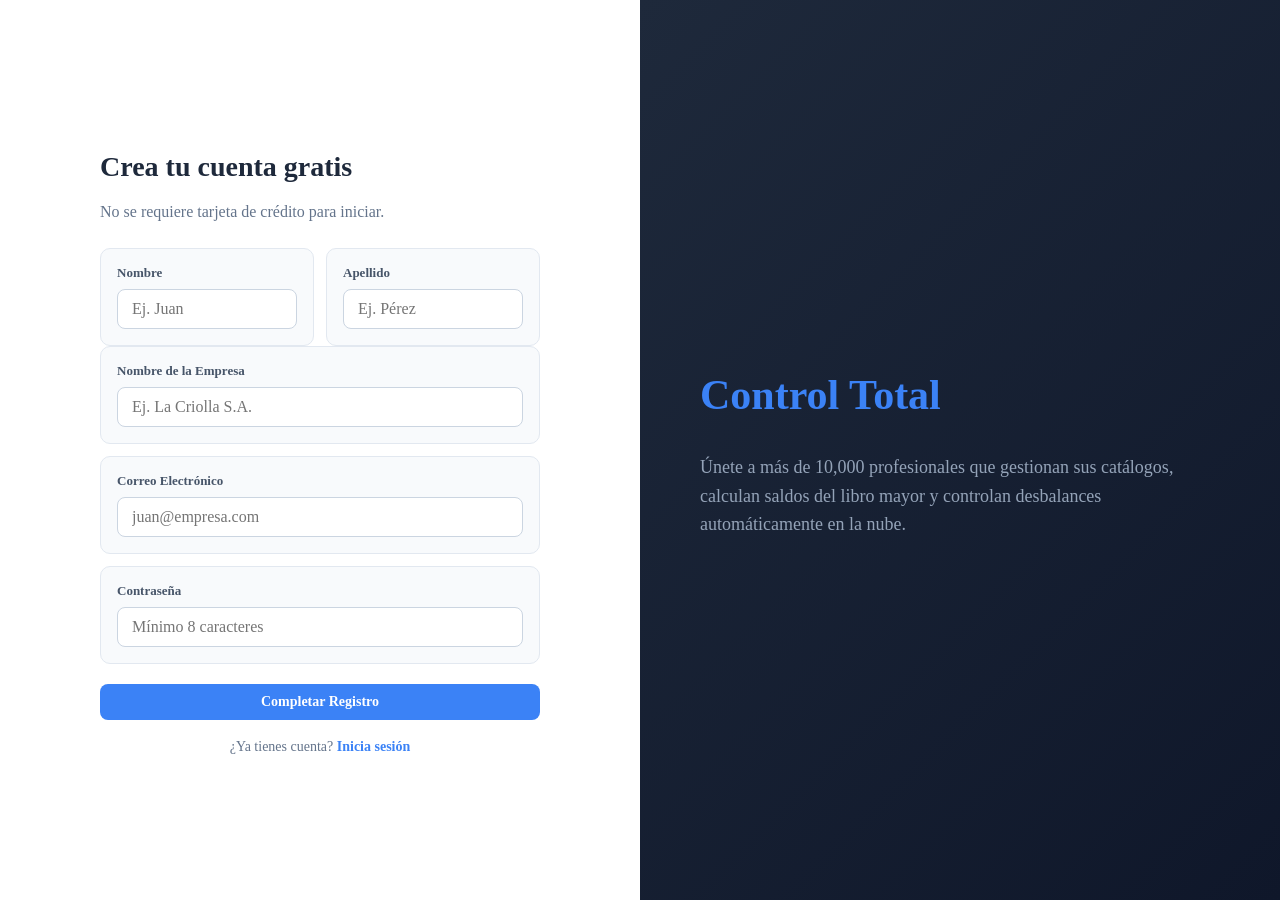
<file: Proy Contabilidad V1.4/paginas/registro.html>
<!DOCTYPE html>
<html lang="es">
<head>
    <meta charset="UTF-8">
    <meta name="viewport" content="width=device-width, initial-scale=1.0">
    <title>SaaS Contable - Crear Cuenta</title>
    <link rel="stylesheet" href="../estilos/propuesta4.css">
    <style>
        .split-layout {
            display: grid;
            grid-template-columns: 1fr;
            min-height: 100vh;
        }
        .side-form {
            display: flex;
            align-items: center;
            justify-content: center;
            padding: 40px;
            background: white;
        }
        .side-visual {
            background: linear-gradient(135deg, #1e293b 0%, #0f172a 100%);
            display: none;
            color: white;
            padding: 60px;
            flex-direction: column;
            justify-content: center;
        }
        .form-contenedor {
            width: 100%;
            max-width: 440px;
        }
        @media (min-width: 768px) {
            .split-layout { grid-template-columns: 1fr 1fr; }
            .side-visual { display: flex; }
        }
    </style>
</head>
<body>
    <div class="split-layout">
        <div class="side-form">
            <div class="form-contenedor">
                <h2 style="font-size: 28px; font-weight: 800; margin-bottom: 8px;">Crea tu cuenta gratis</h2>
                <p style="margin-bottom: 24px;">No se requiere tarjeta de crédito para iniciar.</p>
                
                <div class="form-rejilla" style="grid-template-columns: repeat(2, 1fr); margin-bottom: 0; gap: 12px;">
                    <div class="grupo">
                        <label>Nombre</label>
                        <input type="text" placeholder="Ej. Juan">
                    </div>
                    <div class="grupo">
                        <label>Apellido</label>
                        <input type="text" placeholder="Ej. Pérez">
                    </div>
                </div>
                <div class="grupo" style="margin-bottom: 12px;">
                    <label>Nombre de la Empresa</label>
                    <input type="text" placeholder="Ej. La Criolla S.A.">
                </div>
                <div class="grupo" style="margin-bottom: 12px;">
                    <label>Correo Electrónico</label>
                    <input type="email" placeholder="juan@empresa.com">
                </div>
                <div class="grupo" style="margin-bottom: 20px;">
                    <label>Contraseña</label>
                    <input type="password" placeholder="Mínimo 8 caracteres">
                </div>
                
                <a href="../index.html" class="boton boton-primario" style="display: block; text-align: center; text-decoration: none; margin-bottom: 16px;">Completar Registro</a>
                <p style="font-size: 14px; text-align: center;">¿Ya tienes cuenta? <a href="login.html" style="color: #3b82f6; text-decoration: none; font-weight: 600;">Inicia sesión</a></p>
            </div>
        </div>
        <div class="side-visual">
            <h1 style="font-size: 42px; font-weight: 800; color: #3b82f6; margin-bottom: 16px;">Control Total</h1>
            <p style="font-size: 18px; color: #94a3b8; line-height: 1.6;">Únete a más de 10,000 profesionales que gestionan sus catálogos, calculan saldos del libro mayor y controlan desbalances automáticamente en la nube.</p>
        </div>
    </div>
</body>
</html>
</file>
<file: Proy Contabilidad V.1/estilos/styles.css>
@import url('https://fonts.googleapis.com/css2?family=Inter:wght@400;500;600;700&family=JetBrains+Mono:wght@400;600&display=swap');

:root {
  --bg-app: #F4F7F9;
  --bg-sidebar: #0F172A;
  --bg-card: #FFFFFF;
  --border: #E2E8F0;
  
  --primary: #2563EB;
  --primary-hover: #1D4ED8;
  --primary-light: #DBEAFE;
  
  --debit: #059669;      
  --debit-bg: #D1FAE5;
  --credit: #DC2626;     
  --credit-bg: #FEE2E2;
  --warning: #F59E0B;
  
  --text-main: #1E293B;
  --text-muted: #64748B;
  --text-sidebar: #94A3B8;
  --text-sidebar-active: #FFFFFF;
}

* { box-sizing: border-box; margin: 0; padding: 0; }

body {
  font-family: 'Inter', sans-serif;
  background-color: var(--bg-app);
  color: var(--text-main);
  display: flex;
  min-height: 100vh;
}

/* ── LAYOUT: DASHBOARD (SIDEBAR + MAIN) ──────────────────── */
.sidebar {
  width: 260px;
  background-color: var(--bg-sidebar);
  color: white;
  display: flex;
  flex-direction: column;
  position: fixed;
  height: 100vh;
  left: 0;
  top: 0;
  z-index: 100;
}

.sidebar-header {
  padding: 24px;
  font-size: 1.5rem;
  font-weight: 700;
  border-bottom: 1px solid rgba(255,255,255,0.1);
  display: flex; align-items: center; gap: 12px;
}
.sidebar-header span { color: #38BDF8; }

.side-nav {
  display: flex; flex-direction: column; padding: 20px 12px; gap: 8px;
}

.nav-item {
  text-decoration: none; color: var(--text-sidebar);
  padding: 12px 16px; border-radius: 8px; font-weight: 500;
  display: flex; align-items: center; gap: 12px; transition: all 0.2s ease;
}

.nav-item:hover {
  background-color: rgba(255,255,255,0.05); color: var(--text-sidebar-active);
}

.nav-item.active {
  background-color: var(--primary); color: white;
  box-shadow: 0 4px 12px rgba(37, 99, 235, 0.3);
}

.main-content {
  margin-left: 260px; flex: 1; padding: 32px 40px; max-width: 1400px;
}

/* ── HEADER Y KPIs ───────────────────────────────────────── */
.top-bar { display: flex; justify-content: space-between; align-items: flex-end; margin-bottom: 24px; }
.page-title { font-size: 1.8rem; font-weight: 700; letter-spacing: -0.02em; }

.kpi-container { display: flex; gap: 12px; margin-bottom: 20px; }
.kpi-card {
  background: var(--bg-card); 
  padding: 10px 14px; /* Reducido de 16px 20px */
  border-radius: 8px;
  border: 1px solid var(--border); 
  box-shadow: 0 1px 3px rgba(0,0,0,0.05); 
  flex: 1; 
  min-width: 120px;
}
.kpi-label { 
  font-size: 0.7rem; /* Reducido de 0.75rem */
  text-transform: uppercase; 
  color: var(--text-muted); 
  font-weight: 600; 
  margin-bottom: 4px; 
}

.kpi-value { 
  font-family: 'JetBrains Mono', monospace; 
  font-size: 1.15rem; /* Reducido de 1.4rem */
  font-weight: 700; 
}
.kpi-debit .kpi-value { color: var(--debit); }
.kpi-credit .kpi-value { color: var(--credit); }

/* ── TARJETAS Y FORMULARIOS ──────────────────────────────── */
.card {
  background: var(--bg-card); border-radius: 16px; border: 1px solid var(--border);
  padding: 24px; box-shadow: 0 4px 6px -1px rgba(0,0,0,0.02); margin-bottom: 24px;
}
.card-full { grid-column: 1 / -1; }
.card-header {
  display: flex; justify-content: space-between; align-items: center;
  margin-bottom: 20px; padding-bottom: 12px; border-bottom: 1px solid var(--border);
}
.card-header h2 { font-size: 1.1rem; font-weight: 600; }

.form-grid {
  display: grid; grid-template-columns: 2fr 1fr 1.5fr auto; gap: 16px; align-items: end;
  background: var(--bg-app); padding: 16px; border-radius: 12px;
  border: 1px dashed var(--border); margin-bottom: 20px;
}
.input-group label { display: block; font-size: 0.8rem; font-weight: 600; color: var(--text-muted); margin-bottom: 6px; }
input, select {
  width: 100%; padding: 10px 14px; border: 1px solid var(--border);
  border-radius: 8px; font-size: 0.9rem; font-family: inherit; transition: all 0.2s;
}
input:focus, select:focus { outline: none; border-color: var(--primary); box-shadow: 0 0 0 3px var(--primary-light); }

/* ── BOTONES ─────────────────────────────────────────────── */
.btn {
  padding: 10px 18px; border-radius: 8px; font-weight: 600; font-size: 0.9rem;
  cursor: pointer; border: none; transition: all 0.2s; display: inline-flex; align-items: center; gap: 8px;
}
.btn-primary { background: var(--primary); color: white; }
.btn-primary:hover { background: var(--primary-hover); transform: translateY(-1px); }
.btn-secondary { background: white; border: 1px solid var(--border); color: var(--text-main); }
.btn-secondary:hover { background: var(--bg-app); }
.btn-danger-outline { background: white; border: 1px solid #FECACA; color: var(--credit); }
.btn-danger-outline:hover { background: var(--credit-bg); }

/* ── TABLAS ──────────────────────────────────────────────── */
.table-container { overflow-x: auto; border: 1px solid var(--border); border-radius: 12px; }
table { width: 100%; border-collapse: collapse; text-align: left; }
th {
  background: #F8FAFC; padding: 12px 16px; font-size: 0.75rem; font-weight: 600;
  text-transform: uppercase; color: var(--text-muted); border-bottom: 1px solid var(--border);
}
td { padding: 14px 16px; font-size: 0.85rem; border-bottom: 1px solid var(--border); vertical-align: middle; }
tbody tr:hover { background: #F8FAFC; }

.num-debit { color: var(--debit); font-family: 'JetBrains Mono', monospace; font-weight: 600; }
.num-credit { color: var(--credit); font-family: 'JetBrains Mono', monospace; font-weight: 600; }
.num-zero { color: var(--text-muted); opacity: 0.5; }
.num-pos { color: var(--debit); font-weight: 600; font-family: 'JetBrains Mono', monospace; }
.num-neg { color: var(--credit); font-weight: 600; font-family: 'JetBrains Mono', monospace; }

.delete-btn, .delete-entry-btn {
  background: transparent; color: var(--text-muted); border: none; font-size: 0.9rem; cursor: pointer; padding: 4px 8px; border-radius: 6px;
}
.delete-entry-btn:hover { background: var(--credit-bg); color: var(--credit); }

.grid-2 { display: grid; grid-template-columns: 1.5fr 1fr; gap: 24px; }
#balanceWarning { background: var(--credit-bg); color: var(--credit); padding: 12px 16px; border-radius: 8px; border-left: 4px solid var(--credit); font-size: 0.85rem; margin-top: 16px; display: none; }

/* ==========================================================================
   MÓDULOS ESPECÍFICOS (Análisis, Balanza, Resultados) 
   ========================================================================== */

/* ── ANÁLISIS DE OPERACIÓN ── */
.metric-section { background: var(--bg-app); border: 1px solid var(--border); border-radius: 10px; padding: 16px; margin-bottom: 16px; }
.metric-section-label { font-size: 0.75rem; color: var(--primary); text-transform: uppercase; font-weight: 700; margin-bottom: 12px; padding-bottom: 8px; border-bottom: 1px solid var(--border); }
.metric { display: flex; justify-content: space-between; margin-bottom: 8px; font-size: 0.85rem; color: var(--text-muted); }
.metric strong, .metric span:last-child { font-family: 'JetBrains Mono', monospace; color: var(--text-main); font-weight: 500; }
.metric-highlight { background: var(--bg-card); border: 1px solid var(--border); padding: 8px 12px; border-radius: 6px; margin-top: 8px; box-shadow: 0 1px 2px rgba(0,0,0,0.02); }
.metric-highlight span:first-child { font-weight: 600; color: var(--text-main); }
.metric-highlight strong { color: var(--primary); font-weight: 700; }

.inv-final-wrapper { background: #FFFBEB; border: 1px dashed var(--warning); border-radius: 10px; padding: 16px; margin-bottom: 16px; }
.inv-final-wrapper label { display: block; font-size: 0.8rem; color: #B45309; font-weight: 600; margin-bottom: 8px; }
.inv-final-wrapper input { border-color: #FDE68A; background: white; color: #B45309; font-weight: 600; font-family: 'JetBrains Mono', monospace; }

.utilidad-card { background: linear-gradient(135deg, var(--primary) 0%, #1E40AF 100%); color: white; border-radius: 12px; padding: 20px; margin-top: 24px; display: flex; justify-content: space-between; align-items: center; box-shadow: 0 4px 12px rgba(37, 99, 235, 0.2); }
.utilidad-card.perdida { background: linear-gradient(135deg, var(--credit) 0%, #991B1B 100%); box-shadow: 0 4px 12px rgba(220, 38, 38, 0.2); }
.utilidad-label { font-size: 1rem; font-weight: 700; }
.utilidad-sublabel { font-size: 0.75rem; opacity: 0.8; margin-top: 4px; }
.utilidad-card strong { font-size: 1.8rem; font-family: 'JetBrains Mono', monospace; }

/* ── BALANZA DE COMPROBACIÓN ── */
.balanza-table th:not(:first-child), .balanza-table td:not(:first-child) { text-align: right; width: 18%; }
.balanza-table td:not(:first-child) { font-family: 'JetBrains Mono', monospace; }

/* ── ESTADO DE RESULTADOS ── */
.er-empresa-input-wrap { display: flex; gap: 16px; margin-bottom: 24px; background: var(--bg-card); padding: 16px; border-radius: 12px; border: 1px solid var(--border); }
.er-empresa-input-wrap div { flex: 1; }
.er-doc { background: white; border: 1px solid var(--border); border-radius: 8px; padding: 48px; max-width: 800px; margin: 0 auto; box-shadow: 0 10px 25px -5px rgba(0,0,0,0.05); }
.er-company-name { font-size: 1.4rem; font-weight: 700; text-align: center; color: var(--text-main); }
.er-doc-type { font-size: 0.9rem; font-weight: 600; text-transform: uppercase; color: var(--primary); text-align: center; margin-top: 4px; letter-spacing: 0.05em; }
.er-period { font-size: 0.8rem; color: var(--text-muted); text-align: center; margin-bottom: 30px; padding-bottom: 20px; border-bottom: 2px solid var(--bg-app); }
.er-section-head { font-size: 0.85rem; font-weight: 700; text-transform: uppercase; color: var(--text-muted); margin-top: 24px; margin-bottom: 12px; letter-spacing: 0.02em; }
.er-line { display: flex; justify-content: space-between; padding: 6px 0; font-size: 0.85rem; color: var(--text-muted); }
.er-line span:last-child { font-family: 'JetBrains Mono', monospace; color: var(--text-main); }
.er-line.indent { padding-left: 24px; }
.er-line.subtotal { padding-top: 10px; margin-top: 4px; border-top: 1px solid var(--bg-app); font-weight: 600; color: var(--text-main); }
.er-sign { display: inline-block; width: 16px; color: var(--text-muted); font-family: monospace; }
.er-divider { border: none; border-top: 1px solid var(--border); margin: 20px 0; }
.er-line.total-final { background: var(--primary-light); border: 1px solid var(--primary); border-radius: 8px; padding: 16px; margin-top: 24px; }
.er-line.total-final span { color: var(--primary); font-weight: 700; font-size: 1.1rem; }
.er-line.total-final.perdida-estilo { background: var(--credit-bg); border-color: var(--credit); }
.er-line.total-final.perdida-estilo span { color: var(--credit); }

/* IMPRESIÓN */
@media print {
  .sidebar, .form-grid, .btn, .top-bar, .er-empresa-input-wrap, .inv-final-wrapper { display: none !important; }
  .main-content { margin-left: 0 !important; padding: 0 !important; }
  .card { border: none !important; box-shadow: none !important; }
  .er-doc { box-shadow: none !important; border: none !important; padding: 0 !important; }
}
</file>
<file: Proy Contabilidad V1.4/estilos/propuesta4.css>
:root {
    --color-fondo: #f8fafc; /* Fondo SaaS premium más suave */
    --color-blanco: #ffffff;
    --color-primario: #1e293b; /* Color oscuro empresarial para el Sidebar */
    --color-interactivo: #3b82f6; /* Azul moderno para llamadas a la acción */
    --color-secundario: #0f766e;
    --color-acento: #ea580c;
    --color-texto: #1e293b;
    --color-secundario-texto: #64748b;
    --color-borde: #e2e8f0; /* Borde ultra fino estilo Tailwind */
    --radio: 12px;
}

* {
    box-sizing: border-box;
}

body {
    margin: 0;
    font-family: 'Inter', system-ui, -apple-system, sans-serif;
    background: var(--color-fondo);
    color: var(--color-texto);
    min-height: 100vh;
}

body, button, input, select, textarea {
    font: inherit;
}

/* LAYOUT GLOBAL SAAS (GRID DE 2 COLUMNAS) */
.layout-saas {
    display: grid;
    grid-template-columns: 260px 1fr;
    min-height: 100vh;
}

/* MENÚ LATERAL IZQUIERDO (SIDEBAR) */
.sidebar-saas {
    background: var(--color-primario);
    color: #f1f5f9;
    display: flex;
    flex-direction: column;
    justify-content: space-between;
    padding: 24px 16px;
    position: sticky;
    top: 0;
    height: 100vh;
    border-right: 1px solid rgba(255, 255, 255, 0.05);
}

.sidebar-header {
    padding: 0 8px 20px;
    border-bottom: 1px solid rgba(255, 255, 255, 0.1);
}

.saas-logo {
    font-size: 20px;
    font-weight: 800;
    letter-spacing: -0.03em;
    color: #3b82f6;
}

.saas-version {
    font-size: 11px;
    background: rgba(255, 255, 255, 0.1);
    padding: 2px 6px;
    border-radius: 4px;
    margin-left: 6px;
    color: #94a3b8;
}

/* MENÚ VERTICAL DE NAVEGACIÓN (Antiguas pestañas horizontales) */
.nav-pestanas {
    display: flex;
    flex-direction: column;
    gap: 6px;
    margin-top: 24px;
    flex-grow: 1;
}

.boton-pestana {
    display: flex;
    align-items: center;
    gap: 12px;
    border: none;
    background: transparent;
    color: #94a3b8;
    padding: 12px 14px;
    border-radius: 8px;
    cursor: pointer;
    text-align: left;
    width: 100%;
    font-weight: 500;
    transition: all 0.2s ease;
}

.boton-pestana .icono {
    font-size: 16px;
}

.boton-pestana:hover {
    background: rgba(255, 255, 255, 0.05);
    color: #f8fafc;
}

.boton-pestana.activa {
    background: var(--color-interactivo);
    color: #ffffff;
    font-weight: 600;
    box-shadow: 0 4px 12px rgba(59, 130, 246, 0.25);
}

/* FOOTER DEL SIDEBAR (PERFIL DEL USUARIO) */
.sidebar-footer {
    display: flex;
    align-items: center;
    gap: 12px;
    padding-top: 16px;
    border-top: 1px solid rgba(255, 255, 255, 0.1);
}

.user-avatar {
    width: 38px;
    height: 38px;
    background: #3b82f6;
    color: white;
    border-radius: 50%;
    display: flex;
    align-items: center;
    justify-content: center;
    font-weight: 700;
    font-size: 14px;
}

.user-info {
    overflow: hidden;
}

.user-info p {
    margin: 0;
    line-height: 1.3;
}

.user-name {
    font-size: 13px;
    font-weight: 600;
    color: #f8fafc;
}

.user-role {
    font-size: 11px;
    color: #64748b;
}

/* CONTENEDOR DERECHO */
.contenido-derecho {
    display: flex;
    flex-direction: column;
}

/* BARRA SUPERIOR (TOPBAR) */
.topbar-saas {
    background: var(--color-blanco);
    height: 65px;
    border-bottom: 1px solid var(--color-borde);
    display: flex;
    align-items: center;
    justify-content: space-between;
    padding: 0 32px;
    position: sticky;
    top: 0;
    z-index: 9;
}

.empresa-activa {
    font-size: 14px;
    color: var(--color-texto);
}

.topbar-right {
    display: flex;
    align-items: center;
    gap: 16px;
}

.boton-notificacion {
    background: transparent;
    border: 1px solid var(--color-borde);
    width: 36px;
    height: 36px;
    border-radius: 8px;
    cursor: pointer;
    display: flex;
    align-items: center;
    justify-content: center;
}

.status-indicator {
    font-size: 12px;
    background: #dcfce7;
    color: #15803d;
    padding: 4px 10px;
    border-radius: 999px;
    font-weight: 600;
}

/* ÁREA DE TRABAJO DINÁMICA */
.main-workspace {
    padding: 32px;
    max-width: 1200px;
    width: 100%;
    margin: 0 auto;
    flex-grow: 1;
}

/* TARJETAS PREMIUM */
.tarjeta-saas {
    background: var(--color-blanco);
    border: 1px solid var(--color-borde);
    border-radius: var(--radio);
    padding: 32px;
    box-shadow: 0 4px 6px -1px rgba(0, 0, 0, 0.05), 0 2px 4px -1px rgba(0, 0, 0, 0.02);
}

.tarjeta-saas h1 {
    font-size: 26px;
    font-weight: 800;
    letter-spacing: -0.02em;
    margin-top: 0;
    color: #0f172a;
}

.tarjeta-saas h2 {
    font-size: 20px;
    font-weight: 700;
    margin-top: 0;
    color: #0f172a;
}

/* CONTROL DE VISIBILIDAD DE SECCIONES (Sincronizado con JS) */
.seccion {
    display: none;
}

.seccion.visible {
    display: block;
    animation: fadeIn 0.2s ease-in-out;
}

@keyframes fadeIn {
    from { opacity: 0; transform: translateY(4px); }
    to { opacity: 1; transform: translateY(0); }
}

/* COMPONENTES COMPARTIDOS DE TU PROYECTO ANTERIOR */
p {
    line-height: 1.6;
    color: var(--color-secundario-texto);
}

ol {
    padding-left: 20px;
    color: var(--color-secundario-texto);
    line-height: 1.8;
}

.form-rejilla, .resumen-asiento, .resultado-final {
    display: grid;
    gap: 16px;
    grid-template-columns: 1fr;
    margin-bottom: 24px;
}

.grupo {
    background: #f8fafc;
    border: 1px solid var(--color-borde);
    border-radius: 10px;
    padding: 16px;
}

.grupo label {
    display: block;
    margin-bottom: 8px;
    font-weight: 600;
    font-size: 13px;
    color: #475569;
}

.grupo input, .grupo select, .grupo textarea {
    width: 100%;
    padding: 10px 14px;
    border: 1px solid #cbd5e1;
    border-radius: 8px;
    background: white;
    outline: none;
    transition: border 0.2s;
}

.grupo input:focus, .grupo select:focus {
    border-color: #3b82f6;
}

/* BOTONES */
.boton {
    border: none;
    border-radius: 8px;
    padding: 10px 20px;
    font-weight: 600;
    font-size: 14px;
    cursor: pointer;
    transition: all 0.2s ease;
}

.boton-primario {
    background: #3b82f6;
    color: white;
}

.boton-primario:hover {
    background: #2563eb;
}

.boton-secundario {
    background: #f1f5f9;
    color: #475569;
    border: 1px solid var(--color-borde);
}

.boton-secundario:hover {
    background: #e2e8f0;
}

.grupo-botones {
    display: flex;
    gap: 12px;
    margin: 16px 0 24px;
}

/* TABLAS Y LISTAS */
.tabla-datos {
    border: 1px solid var(--color-borde);
    border-radius: 10px;
    overflow: hidden;
    margin-top: 16px;
}

.tabla-datos .fila {
    display: grid;
    grid-template-columns: repeat(4, 1fr);
    gap: 12px;
    padding: 14px 16px;
    align-items: center;
    border-bottom: 1px solid var(--color-borde);
    font-size: 14px;
}

.tabla-datos .encabezado {
    background: #f1f5f9;
    font-weight: 700;
    color: #475569;
}

.tabla-datos .fila:last-child {
    border-bottom: none;
}

.linea-movimiento {
    padding: 20px;
    background: #f1f5f9;
}

.fila-movimiento {
    display: grid;
    gap: 12px;
    grid-template-columns: 1fr;
}

.lista-lineas .fila-linea, .lista-diario .asiento {
    border: 1px solid var(--color-borde);
    border-radius: 10px;
    padding: 16px;
    margin-bottom: 12px;
    background: #f8fafc;
}

.fila-linea {
    display: grid;
    grid-template-columns: 2fr 1fr 1fr auto;
    gap: 12px;
    align-items: center;
    font-size: 14px;
}

.asiento-meta {
    display: grid;
    gap: 6px;
    margin-bottom: 14px;
    font-size: 14px;
    background: #f1f5f9;
    padding: 12px;
    border-radius: 6px;
}

.resumen-asiento, .resultado-final {
    grid-template-columns: 1fr;
    padding: 20px;
    background: #f8fafc;
    border: 1px solid var(--color-borde);
    border-radius: 10px;
}

.resultado-final div, .resumen-asiento div {
    display: flex;
    justify-content: space-between;
    font-size: 14px;
    padding: 4px 0;
}

.mensaje {
    margin-top: 12px;
    color: var(--color-acento);
    font-weight: 600;
    font-size: 14px;
}

#grafico-mayor {
    width: 100%;
    border: 1px solid var(--color-borde);
    border-radius: 10px;
    background: white;
    margin-top: 16px;
}

/* RESPONSIVE DESIGN (BREAKPOINTS ADAPTADOS) */
@media (min-width: 768px) {
    .form-rejilla {
        grid-template-columns: repeat(3, 1fr);
    }
    .fila-movimiento {
        grid-template-columns: 2fr 1fr 1fr auto;
    }
    .resumen-asiento, .resultado-final {
        grid-template-columns: repeat(3, 1fr);
    }
    .mayor-tabla .fila {
        grid-template-columns: repeat(5, 1fr);
    }
}

/* RESPONSIVE PARA COLAPSAR EL MENU EN DISPOSITIVOS MOVILES PEQUEÑOS */
@media (max-width: 1024px) {
    .layout-saas {
        grid-template-columns: 1fr;
    }
    .sidebar-saas {
        height: auto;
        position: relative;
    }
    .nav-pestanas {
        flex-direction: row;
        flex-wrap: wrap;
    }
    .boton-pestana {
        width: auto;
    }
}
</file>
